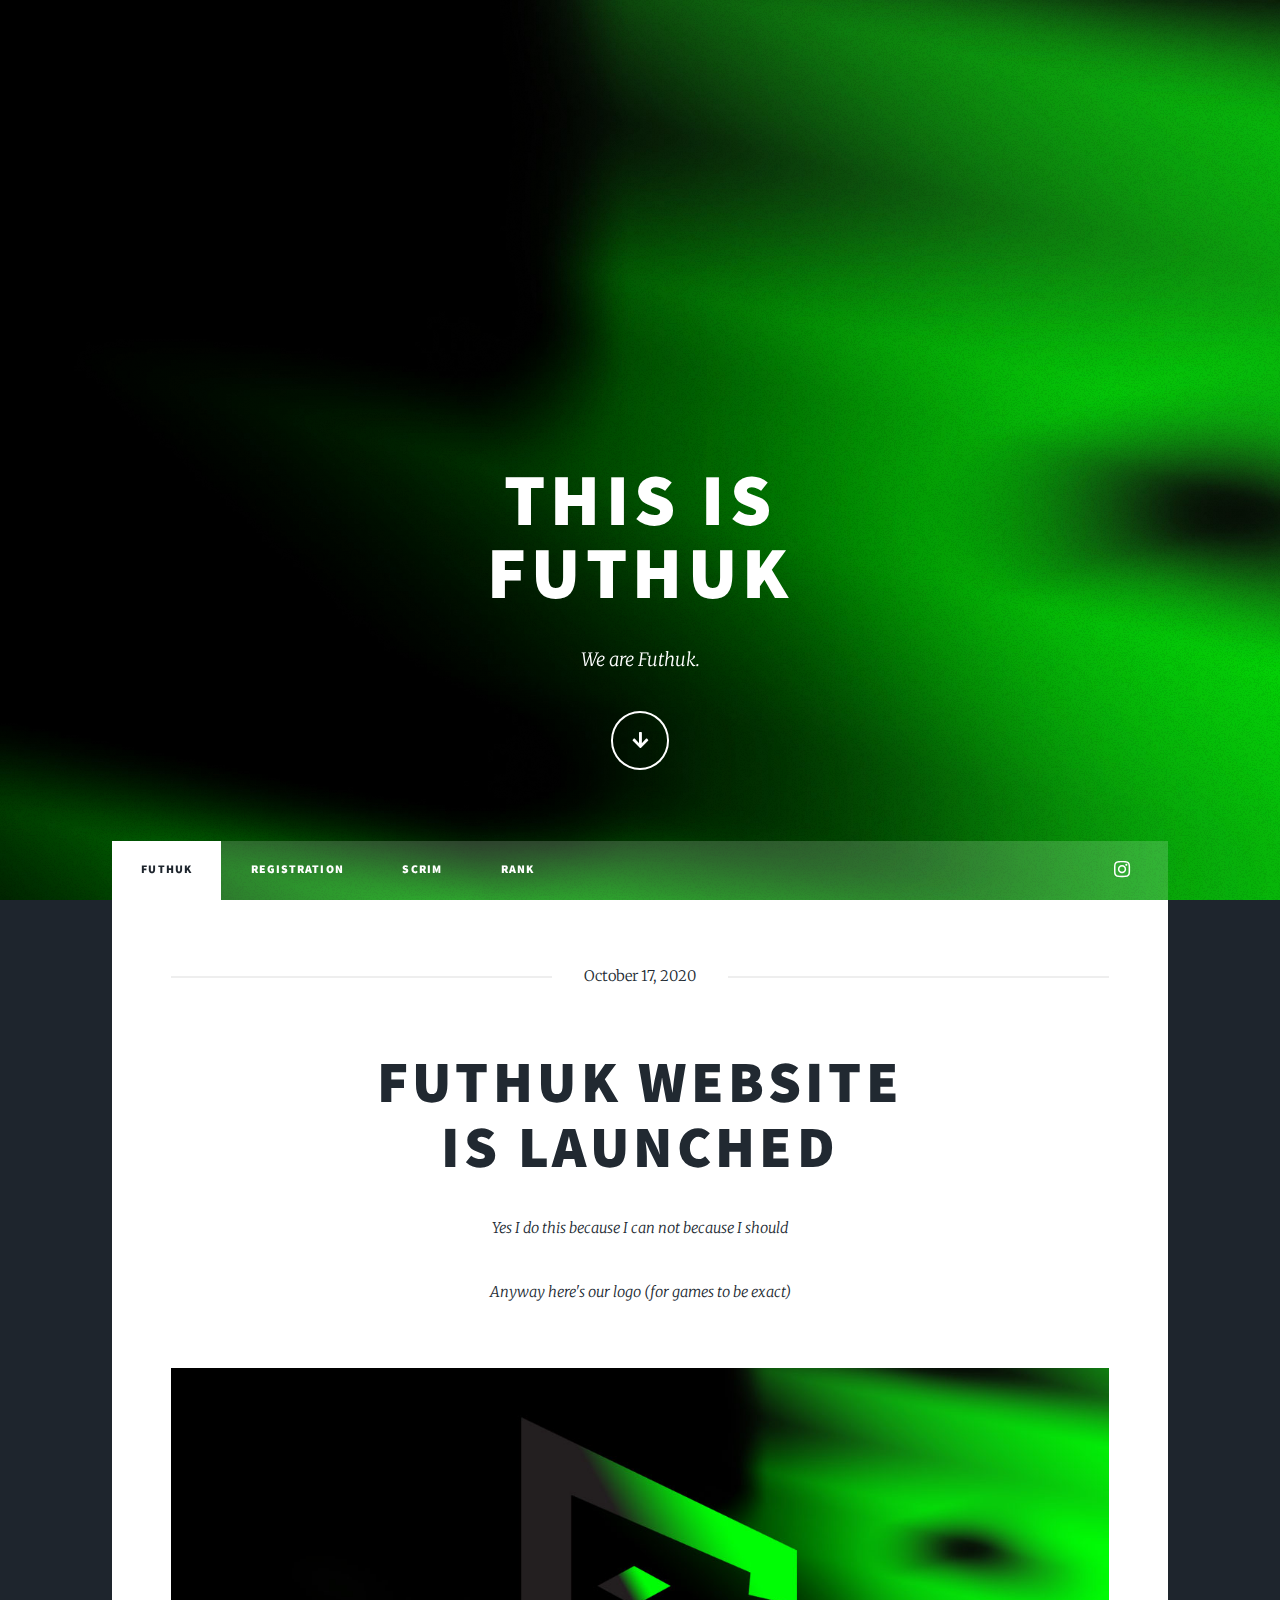
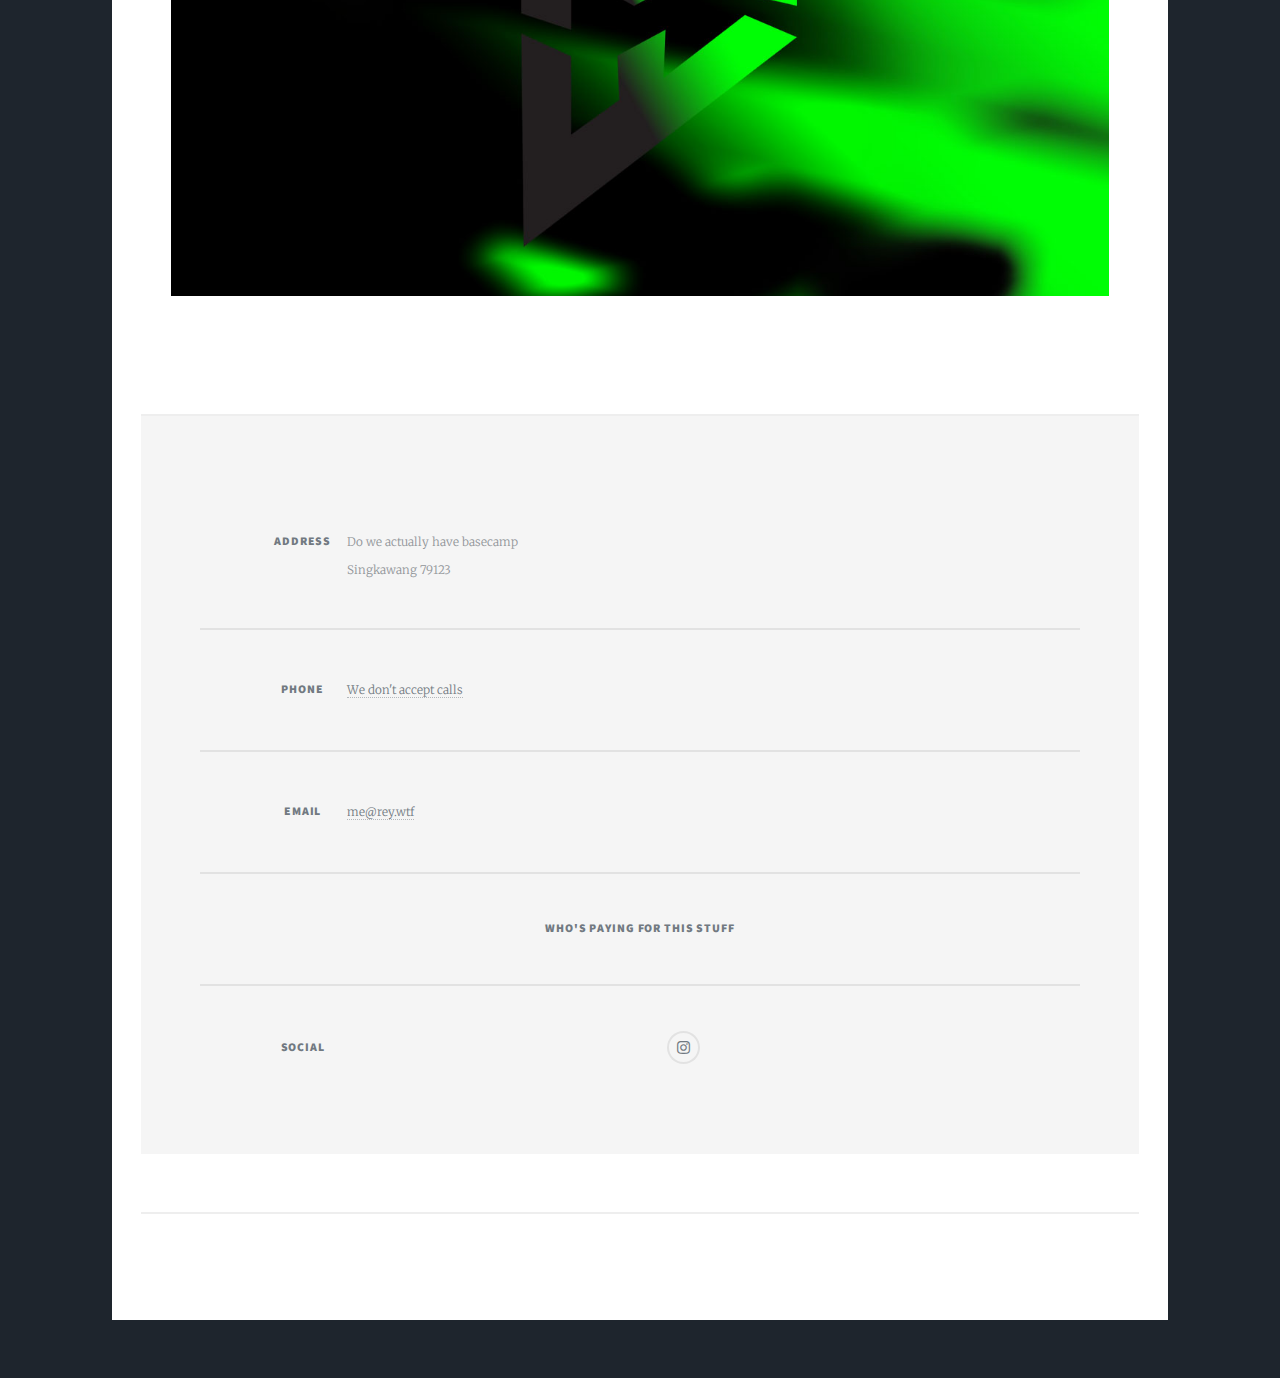
<file: index.html>
<!DOCTYPE HTML>
<!--
	Massively by HTML5 UP
	html5up.net | @ajlkn
	Free for personal and commercial use under the CCA 3.0 license (html5up.net/license)
-->
<html>
	<head>
		<title>Futhuk</title>
		<meta charset="utf-8" />
		<link rel="apple-touch-icon" sizes="57x57" href="/apple-icon-57x57.png">
<link rel="apple-touch-icon" sizes="60x60" href="/apple-icon-60x60.png">
<link rel="apple-touch-icon" sizes="72x72" href="/apple-icon-72x72.png">
<link rel="apple-touch-icon" sizes="76x76" href="/apple-icon-76x76.png">
<link rel="apple-touch-icon" sizes="114x114" href="/apple-icon-114x114.png">
<link rel="apple-touch-icon" sizes="120x120" href="/apple-icon-120x120.png">
<link rel="apple-touch-icon" sizes="144x144" href="/apple-icon-144x144.png">
<link rel="apple-touch-icon" sizes="152x152" href="/apple-icon-152x152.png">
<link rel="apple-touch-icon" sizes="180x180" href="/apple-icon-180x180.png">
<link rel="icon" type="image/png" sizes="192x192"  href="/android-icon-192x192.png">
<link rel="icon" type="image/png" sizes="32x32" href="/favicon-32x32.png">
<link rel="icon" type="image/png" sizes="96x96" href="/favicon-96x96.png">
<link rel="icon" type="image/png" sizes="16x16" href="/favicon-16x16.png">
<link rel="manifest" href="/manifest.json">
<meta name="msapplication-TileColor" content="#ffffff">
<meta name="msapplication-TileImage" content="/ms-icon-144x144.png">
<meta name="theme-color" content="#ffffff">

<meta name="title" content="Futhuk">
<meta name="description" content="We are Futhuk.">

<!-- Open Graph / Facebook -->
<meta property="og:type" content="website">
<meta property="og:url" content="http://futhuk.tech/">
<meta property="og:title" content="Futhuk">
<meta property="og:description" content="We are Futhuk.">
<meta property="og:image" content="https://futhuk.tech/images/pic01.jpg">

<!-- Twitter -->
<meta property="twitter:card" content="summary_large_image">
<meta property="twitter:url" content="http://futhuk.tech/">
<meta property="twitter:title" content="Futhuk">
<meta property="twitter:description" content="We are Futhuk.">
<meta property="twitter:image" content="https://futhuk.tech/images/pic01.jpg">

		<meta name="viewport" content="width=device-width, initial-scale=1, user-scalable=no" />
		<link rel="stylesheet" href="assets/css/main.css" />
		<noscript><link rel="stylesheet" href="assets/css/noscript.css" /></noscript>
	</head>
	<body class="is-preload">

		<!-- Wrapper -->
			<div id="wrapper" class="fade-in">

				<!-- Intro -->
					<div id="intro">
						<h1>This is<br />
						Futhuk</h1>
						<p>We are Futhuk.<br />
						<ul class="actions">
							<li><a href="#header" class="button icon solid solo fa-arrow-down scrolly">Continue</a></li>
						</ul>
					</div>

				<!-- Header -->
					<header id="header">
						<a href="index.html" class="logo">FUTHUK</a>
					</header>

				<!-- Nav -->
					<nav id="nav">
						<ul class="links">
							<li class="active"><a href="index.html">Futhuk</a></li>
							<li><a href="registration.html">REGISTRATION</a></li>
							<li><a href="scrim.html">Scrim</a></li>
						
							<li><a href="rank.html">Rank</a></li>
						</ul>
						<ul class="icons">
							<li><a href="https://instagram.com/futhukesport" class="icon brands fa-instagram"><span class="label">Instagram</span></a></li>
						</ul>
					</nav>

				<!-- Main -->
					<div id="main">

						<!-- Featured Post -->
							<article class="post featured">
								<header class="major">
									<span class="date">October 17, 2020</span>
									<h2><a href="#">Futhuk Website<br />
									is Launched</a></h2>
									<p>Yes I do this because I can not because I should</p>
									<p>Anyway here's our logo (for games to be exact)</p>
								</header>
								<a href="#" class="image main"><img src="images/pic01.jpg" alt="" /></a>
							</article>

						
				<!-- Footer -->
					<footer id="footer">
						
						<section class="split contact">
							<section class="alt">
								<h3>Address</h3>
								<p>Do we actually have basecamp<br />
								Singkawang 79123</p>
							</section>
							<section>
								<h3>Phone</h3>
								<p><a href="#">We don't accept calls</a></p>
							</section>
							<section>
								<h3>Email</h3>
								<p><a href="https://reynardoew.net">me@rey.wtf</a></p>
							</section>
							<section>
								<h3>who's paying for this stuff</h3>
								</section>
							<section>
								<h3>Social</h3>
								<ul class="icons alt">
									<li><a href="https://instagram.com/futhukesport" class="icon brands alt fa-instagram"><span class="label">Instagram</span></a></li>
								</ul>
							</section>
						</section>
					</footer>

				<!-- Copyright -->
					<div id="copyright">
						<ul><li>&copy; Futhuk</li><li><a href="https://reynardoew.net">rey.</a></li></ul>
					</div>

			</div>

		<!-- Scripts -->
			<script src="assets/js/jquery.min.js"></script>
			<script src="assets/js/jquery.scrollex.min.js"></script>
			<script src="assets/js/jquery.scrolly.min.js"></script>
			<script src="assets/js/browser.min.js"></script>
			<script src="assets/js/breakpoints.min.js"></script>
			<script src="assets/js/util.js"></script>
			<script src="assets/js/main.js"></script>

	</body>
</html>
</file>
<file: assets/css/main.css>
@import url(fontawesome-all.min.css);
@import url("https://fonts.googleapis.com/css?family=Merriweather:300,700,300italic,700italic|Source+Sans+Pro:900");

/*
	Massively by HTML5 UP
	html5up.net | @ajlkn
	Free for personal and commercial use under the CCA 3.0 license (html5up.net/license)
*/

html, body, div, span, applet, object,
iframe, h1, h2, h3, h4, h5, h6, p, blockquote,
pre, a, abbr, acronym, address, big, cite,
code, del, dfn, em, img, ins, kbd, q, s, samp,
small, strike, strong, sub, sup, tt, var, b,
u, i, center, dl, dt, dd, ol, ul, li, fieldset,
form, label, legend, table, caption, tbody,
tfoot, thead, tr, th, td, article, aside,
canvas, details, embed, figure, figcaption,
footer, header, hgroup, menu, nav, output, ruby,
section, summary, time, mark, audio, video {
	margin: 0;
	padding: 0;
	border: 0;
	font-size: 100%;
	font: inherit;
	vertical-align: baseline;}

article, aside, details, figcaption, figure,
footer, header, hgroup, menu, nav, section {
	display: block;}

body {
	line-height: 1;
}

ol, ul {
	list-style: none;
}

blockquote, q {
	quotes: none;
}

	blockquote:before, blockquote:after, q:before, q:after {
		content: '';
		content: none;
	}

table {
	border-collapse: collapse;
	border-spacing: 0;
}

body {
	-webkit-text-size-adjust: none;
}

mark {
	background-color: transparent;
	color: inherit;
}

input::-moz-focus-inner {
	border: 0;
	padding: 0;
}

input, select, textarea {
	-moz-appearance: none;
	-webkit-appearance: none;
	-ms-appearance: none;
	appearance: none;
}

/* Basic */

	@-ms-viewport {
		width: device-width;
	}

	body {
		-ms-overflow-style: scrollbar;
	}

	@media screen and (max-width: 480px) {

		html, body {
			min-width: 320px;
		}

	}

	html {
		box-sizing: border-box;
	}

	*, *:before, *:after {
		box-sizing: inherit;
	}

	body {
		background-color: #1e252d;
	}

		body.is-preload *, body.is-preload *:before, body.is-preload *:after {
			-moz-animation: none !important;
			-webkit-animation: none !important;
			-ms-animation: none !important;
			animation: none !important;
			-moz-transition: none !important;
			-webkit-transition: none !important;
			-ms-transition: none !important;
			transition: none !important;
		}

/* Type */

	html {
		font-size: 16pt;
	}

		@media screen and (max-width: 1680px) {

			html {
				font-size: 12pt;
			}

		}

		@media screen and (max-width: 1280px) {

			html {
				font-size: 11pt;
			}

		}

		@media screen and (max-width: 360px) {

			html {
				font-size: 10pt;
			}

		}

	body {
		color: #212931;
	}

	body, input, select, textarea {
		font-family: "Merriweather", Georgia, serif;
		font-weight: 300;
		font-size: 1rem;
		line-height: 2.375;
	}

	a {
		-moz-transition: color 0.2s ease-in-out, background-color 0.2s ease-in-out, border-color 0.2s ease-in-out, box-shadow 0.2s ease-in-out;
		-webkit-transition: color 0.2s ease-in-out, background-color 0.2s ease-in-out, border-color 0.2s ease-in-out, box-shadow 0.2s ease-in-out;
		-ms-transition: color 0.2s ease-in-out, background-color 0.2s ease-in-out, border-color 0.2s ease-in-out, box-shadow 0.2s ease-in-out;
		transition: color 0.2s ease-in-out, background-color 0.2s ease-in-out, border-color 0.2s ease-in-out, box-shadow 0.2s ease-in-out;
		border-bottom: dotted 1px;
		text-decoration: none;
	}

		a:hover {
			border-bottom-color: transparent;
		}

	strong, b {
		font-weight: 600;
	}

	em, i {
		font-style: italic;
	}

	p {
		text-align: justify;
		margin: 0 0 2rem 0;
	}

	h1, h2, h3, h4, h5, h6 {
		font-family: "Source Sans Pro", Helvetica, sans-serif;
		font-weight: 900;
		line-height: 1.5;
		letter-spacing: 0.075em;
		text-transform: uppercase;
		margin: 0 0 1rem 0;
	}

		h1 a, h2 a, h3 a, h4 a, h5 a, h6 a {
			border-bottom: 0;
			color: inherit;
			text-decoration: none;
		}

	h1 {
		font-size: 4rem;
		line-height: 1.1;
		margin: 0 0 2rem 0;
	}

	h2 {
		font-size: 1.75rem;
		line-height: 1.3;
		margin: 0 0 1.5rem 0;
	}

	h3 {
		font-size: 1.25rem;
		margin: 0 0 1.5rem 0;
	}

	h4 {
		font-size: 1rem;
	}

	h5 {
		font-size: 0.9rem;
	}

	h6 {
		font-size: 0.8rem;
	}

	sub {
		font-size: 0.8rem;
		position: relative;
		top: 0.5rem;
	}

	sup {
		font-size: 0.8rem;
		position: relative;
		top: -0.5rem;
	}

	blockquote {
		border-left: solid 4px;
		font-style: italic;
		margin: 0 0 2rem 0;
		padding: 0.5rem 0 0.5rem 2rem;
	}

	code {
		border: solid 2px;
		font-family: "Courier New", monospace;
		font-size: 0.9rem;
		margin: 0 0.25rem;
		padding: 0.25rem 0.65rem;
	}

	pre {
		-webkit-overflow-scrolling: touch;
		font-family: "Courier New", monospace;
		font-size: 0.9rem;
		margin: 0 0 2rem 0;
	}

		pre code {
			display: block;
			line-height: 1.75;
			padding: 1rem 1.5rem;
			overflow-x: auto;
		}

	hr {
		border: 0;
		border-bottom: solid 2px;
		margin: 3rem 0;
	}

		hr.major {
			margin: 5rem 0;
		}

	.align-left {
		text-align: left;
	}

	.align-center {
		text-align: center;
	}

	.align-right {
		text-align: right;
	}

	input, select, textarea {
		color: #212931;
	}

	a {
		color: #212931;
		border-bottom-color: rgba(33, 41, 49, 0.5);
	}

		a:hover {
			border-bottom-color: transparent;
			color: #18bfef !important;
		}

	strong, b {
		color: #212931;
	}

	h1, h2, h3, h4, h5, h6 {
		color: #212931;
	}

	blockquote {
		border-left-color: #eeeeee;
	}

	code {
		background: rgba(220, 220, 220, 0.25);
		border-color: #eeeeee;
	}

	hr {
		border-bottom-color: #eeeeee;
	}

/* Row */

	.row {
		display: flex;
		flex-wrap: wrap;
		box-sizing: border-box;
		align-items: stretch;
	}

		.row > * {
			box-sizing: border-box;
		}

		.row.gtr-uniform > * > :last-child {
			margin-bottom: 0;
		}

		.row.aln-left {
			justify-content: flex-start;
		}

		.row.aln-center {
			justify-content: center;
		}

		.row.aln-right {
			justify-content: flex-end;
		}

		.row.aln-top {
			align-items: flex-start;
		}

		.row.aln-middle {
			align-items: center;
		}

		.row.aln-bottom {
			align-items: flex-end;
		}

		.row > .imp {
			order: -1;
		}

		.row > .col-1 {
			width: 8.33333%;
		}

		.row > .off-1 {
			margin-left: 8.33333%;
		}

		.row > .col-2 {
			width: 16.66667%;
		}

		.row > .off-2 {
			margin-left: 16.66667%;
		}

		.row > .col-3 {
			width: 25%;
		}

		.row > .off-3 {
			margin-left: 25%;
		}

		.row > .col-4 {
			width: 33.33333%;
		}

		.row > .off-4 {
			margin-left: 33.33333%;
		}

		.row > .col-5 {
			width: 41.66667%;
		}

		.row > .off-5 {
			margin-left: 41.66667%;
		}

		.row > .col-6 {
			width: 50%;
		}

		.row > .off-6 {
			margin-left: 50%;
		}

		.row > .col-7 {
			width: 58.33333%;
		}

		.row > .off-7 {
			margin-left: 58.33333%;
		}

		.row > .col-8 {
			width: 66.66667%;
		}

		.row > .off-8 {
			margin-left: 66.66667%;
		}

		.row > .col-9 {
			width: 75%;
		}

		.row > .off-9 {
			margin-left: 75%;
		}

		.row > .col-10 {
			width: 83.33333%;
		}

		.row > .off-10 {
			margin-left: 83.33333%;
		}

		.row > .col-11 {
			width: 91.66667%;
		}

		.row > .off-11 {
			margin-left: 91.66667%;
		}

		.row > .col-12 {
			width: 100%;
		}

		.row > .off-12 {
			margin-left: 100%;
		}

		.row.gtr-0 {
			margin-top: 0;
			margin-left: 0rem;
		}

			.row.gtr-0 > * {
				padding: 0 0 0 0rem;
			}

			.row.gtr-0.gtr-uniform {
				margin-top: 0rem;
			}

				.row.gtr-0.gtr-uniform > * {
					padding-top: 0rem;
				}

		.row.gtr-25 {
			margin-top: 0;
			margin-left: -0.375rem;
		}

			.row.gtr-25 > * {
				padding: 0 0 0 0.375rem;
			}

			.row.gtr-25.gtr-uniform {
				margin-top: -0.375rem;
			}

				.row.gtr-25.gtr-uniform > * {
					padding-top: 0.375rem;
				}

		.row.gtr-50 {
			margin-top: 0;
			margin-left: -0.75rem;
		}

			.row.gtr-50 > * {
				padding: 0 0 0 0.75rem;
			}

			.row.gtr-50.gtr-uniform {
				margin-top: -0.75rem;
			}

				.row.gtr-50.gtr-uniform > * {
					padding-top: 0.75rem;
				}

		.row {
			margin-top: 0;
			margin-left: -1.5rem;
		}

			.row > * {
				padding: 0 0 0 1.5rem;
			}

			.row.gtr-uniform {
				margin-top: -1.5rem;
			}

				.row.gtr-uniform > * {
					padding-top: 1.5rem;
				}

		.row.gtr-150 {
			margin-top: 0;
			margin-left: -2.25rem;
		}

			.row.gtr-150 > * {
				padding: 0 0 0 2.25rem;
			}

			.row.gtr-150.gtr-uniform {
				margin-top: -2.25rem;
			}

				.row.gtr-150.gtr-uniform > * {
					padding-top: 2.25rem;
				}

		.row.gtr-200 {
			margin-top: 0;
			margin-left: -3rem;
		}

			.row.gtr-200 > * {
				padding: 0 0 0 3rem;
			}

			.row.gtr-200.gtr-uniform {
				margin-top: -3rem;
			}

				.row.gtr-200.gtr-uniform > * {
					padding-top: 3rem;
				}

		@media screen and (max-width: 1680px) {

			.row {
				display: flex;
				flex-wrap: wrap;
				box-sizing: border-box;
				align-items: stretch;
			}

				.row > * {
					box-sizing: border-box;
				}

				.row.gtr-uniform > * > :last-child {
					margin-bottom: 0;
				}

				.row.aln-left {
					justify-content: flex-start;
				}

				.row.aln-center {
					justify-content: center;
				}

				.row.aln-right {
					justify-content: flex-end;
				}

				.row.aln-top {
					align-items: flex-start;
				}

				.row.aln-middle {
					align-items: center;
				}

				.row.aln-bottom {
					align-items: flex-end;
				}

				.row > .imp-xlarge {
					order: -1;
				}

				.row > .col-1-xlarge {
					width: 8.33333%;
				}

				.row > .off-1-xlarge {
					margin-left: 8.33333%;
				}

				.row > .col-2-xlarge {
					width: 16.66667%;
				}

				.row > .off-2-xlarge {
					margin-left: 16.66667%;
				}

				.row > .col-3-xlarge {
					width: 25%;
				}

				.row > .off-3-xlarge {
					margin-left: 25%;
				}

				.row > .col-4-xlarge {
					width: 33.33333%;
				}

				.row > .off-4-xlarge {
					margin-left: 33.33333%;
				}

				.row > .col-5-xlarge {
					width: 41.66667%;
				}

				.row > .off-5-xlarge {
					margin-left: 41.66667%;
				}

				.row > .col-6-xlarge {
					width: 50%;
				}

				.row > .off-6-xlarge {
					margin-left: 50%;
				}

				.row > .col-7-xlarge {
					width: 58.33333%;
				}

				.row > .off-7-xlarge {
					margin-left: 58.33333%;
				}

				.row > .col-8-xlarge {
					width: 66.66667%;
				}

				.row > .off-8-xlarge {
					margin-left: 66.66667%;
				}

				.row > .col-9-xlarge {
					width: 75%;
				}

				.row > .off-9-xlarge {
					margin-left: 75%;
				}

				.row > .col-10-xlarge {
					width: 83.33333%;
				}

				.row > .off-10-xlarge {
					margin-left: 83.33333%;
				}

				.row > .col-11-xlarge {
					width: 91.66667%;
				}

				.row > .off-11-xlarge {
					margin-left: 91.66667%;
				}

				.row > .col-12-xlarge {
					width: 100%;
				}

				.row > .off-12-xlarge {
					margin-left: 100%;
				}

				.row.gtr-0 {
					margin-top: 0;
					margin-left: 0rem;
				}

					.row.gtr-0 > * {
						padding: 0 0 0 0rem;
					}

					.row.gtr-0.gtr-uniform {
						margin-top: 0rem;
					}

						.row.gtr-0.gtr-uniform > * {
							padding-top: 0rem;
						}

				.row.gtr-25 {
					margin-top: 0;
					margin-left: -0.375rem;
				}

					.row.gtr-25 > * {
						padding: 0 0 0 0.375rem;
					}

					.row.gtr-25.gtr-uniform {
						margin-top: -0.375rem;
					}

						.row.gtr-25.gtr-uniform > * {
							padding-top: 0.375rem;
						}

				.row.gtr-50 {
					margin-top: 0;
					margin-left: -0.75rem;
				}

					.row.gtr-50 > * {
						padding: 0 0 0 0.75rem;
					}

					.row.gtr-50.gtr-uniform {
						margin-top: -0.75rem;
					}

						.row.gtr-50.gtr-uniform > * {
							padding-top: 0.75rem;
						}

				.row {
					margin-top: 0;
					margin-left: -1.5rem;
				}

					.row > * {
						padding: 0 0 0 1.5rem;
					}

					.row.gtr-uniform {
						margin-top: -1.5rem;
					}

						.row.gtr-uniform > * {
							padding-top: 1.5rem;
						}

				.row.gtr-150 {
					margin-top: 0;
					margin-left: -2.25rem;
				}

					.row.gtr-150 > * {
						padding: 0 0 0 2.25rem;
					}

					.row.gtr-150.gtr-uniform {
						margin-top: -2.25rem;
					}

						.row.gtr-150.gtr-uniform > * {
							padding-top: 2.25rem;
						}

				.row.gtr-200 {
					margin-top: 0;
					margin-left: -3rem;
				}

					.row.gtr-200 > * {
						padding: 0 0 0 3rem;
					}

					.row.gtr-200.gtr-uniform {
						margin-top: -3rem;
					}

						.row.gtr-200.gtr-uniform > * {
							padding-top: 3rem;
						}

		}

		@media screen and (max-width: 1280px) {

			.row {
				display: flex;
				flex-wrap: wrap;
				box-sizing: border-box;
				align-items: stretch;
			}

				.row > * {
					box-sizing: border-box;
				}

				.row.gtr-uniform > * > :last-child {
					margin-bottom: 0;
				}

				.row.aln-left {
					justify-content: flex-start;
				}

				.row.aln-center {
					justify-content: center;
				}

				.row.aln-right {
					justify-content: flex-end;
				}

				.row.aln-top {
					align-items: flex-start;
				}

				.row.aln-middle {
					align-items: center;
				}

				.row.aln-bottom {
					align-items: flex-end;
				}

				.row > .imp-large {
					order: -1;
				}

				.row > .col-1-large {
					width: 8.33333%;
				}

				.row > .off-1-large {
					margin-left: 8.33333%;
				}

				.row > .col-2-large {
					width: 16.66667%;
				}

				.row > .off-2-large {
					margin-left: 16.66667%;
				}

				.row > .col-3-large {
					width: 25%;
				}

				.row > .off-3-large {
					margin-left: 25%;
				}

				.row > .col-4-large {
					width: 33.33333%;
				}

				.row > .off-4-large {
					margin-left: 33.33333%;
				}

				.row > .col-5-large {
					width: 41.66667%;
				}

				.row > .off-5-large {
					margin-left: 41.66667%;
				}

				.row > .col-6-large {
					width: 50%;
				}

				.row > .off-6-large {
					margin-left: 50%;
				}

				.row > .col-7-large {
					width: 58.33333%;
				}

				.row > .off-7-large {
					margin-left: 58.33333%;
				}

				.row > .col-8-large {
					width: 66.66667%;
				}

				.row > .off-8-large {
					margin-left: 66.66667%;
				}

				.row > .col-9-large {
					width: 75%;
				}

				.row > .off-9-large {
					margin-left: 75%;
				}

				.row > .col-10-large {
					width: 83.33333%;
				}

				.row > .off-10-large {
					margin-left: 83.33333%;
				}

				.row > .col-11-large {
					width: 91.66667%;
				}

				.row > .off-11-large {
					margin-left: 91.66667%;
				}

				.row > .col-12-large {
					width: 100%;
				}

				.row > .off-12-large {
					margin-left: 100%;
				}

				.row.gtr-0 {
					margin-top: 0;
					margin-left: 0rem;
				}

					.row.gtr-0 > * {
						padding: 0 0 0 0rem;
					}

					.row.gtr-0.gtr-uniform {
						margin-top: 0rem;
					}

						.row.gtr-0.gtr-uniform > * {
							padding-top: 0rem;
						}

				.row.gtr-25 {
					margin-top: 0;
					margin-left: -0.375rem;
				}

					.row.gtr-25 > * {
						padding: 0 0 0 0.375rem;
					}

					.row.gtr-25.gtr-uniform {
						margin-top: -0.375rem;
					}

						.row.gtr-25.gtr-uniform > * {
							padding-top: 0.375rem;
						}

				.row.gtr-50 {
					margin-top: 0;
					margin-left: -0.75rem;
				}

					.row.gtr-50 > * {
						padding: 0 0 0 0.75rem;
					}

					.row.gtr-50.gtr-uniform {
						margin-top: -0.75rem;
					}

						.row.gtr-50.gtr-uniform > * {
							padding-top: 0.75rem;
						}

				.row {
					margin-top: 0;
					margin-left: -1.5rem;
				}

					.row > * {
						padding: 0 0 0 1.5rem;
					}

					.row.gtr-uniform {
						margin-top: -1.5rem;
					}

						.row.gtr-uniform > * {
							padding-top: 1.5rem;
						}

				.row.gtr-150 {
					margin-top: 0;
					margin-left: -2.25rem;
				}

					.row.gtr-150 > * {
						padding: 0 0 0 2.25rem;
					}

					.row.gtr-150.gtr-uniform {
						margin-top: -2.25rem;
					}

						.row.gtr-150.gtr-uniform > * {
							padding-top: 2.25rem;
						}

				.row.gtr-200 {
					margin-top: 0;
					margin-left: -3rem;
				}

					.row.gtr-200 > * {
						padding: 0 0 0 3rem;
					}

					.row.gtr-200.gtr-uniform {
						margin-top: -3rem;
					}

						.row.gtr-200.gtr-uniform > * {
							padding-top: 3rem;
						}

		}

		@media screen and (max-width: 980px) {

			.row {
				display: flex;
				flex-wrap: wrap;
				box-sizing: border-box;
				align-items: stretch;
			}

				.row > * {
					box-sizing: border-box;
				}

				.row.gtr-uniform > * > :last-child {
					margin-bottom: 0;
				}

				.row.aln-left {
					justify-content: flex-start;
				}

				.row.aln-center {
					justify-content: center;
				}

				.row.aln-right {
					justify-content: flex-end;
				}

				.row.aln-top {
					align-items: flex-start;
				}

				.row.aln-middle {
					align-items: center;
				}

				.row.aln-bottom {
					align-items: flex-end;
				}

				.row > .imp-medium {
					order: -1;
				}

				.row > .col-1-medium {
					width: 8.33333%;
				}

				.row > .off-1-medium {
					margin-left: 8.33333%;
				}

				.row > .col-2-medium {
					width: 16.66667%;
				}

				.row > .off-2-medium {
					margin-left: 16.66667%;
				}

				.row > .col-3-medium {
					width: 25%;
				}

				.row > .off-3-medium {
					margin-left: 25%;
				}

				.row > .col-4-medium {
					width: 33.33333%;
				}

				.row > .off-4-medium {
					margin-left: 33.33333%;
				}

				.row > .col-5-medium {
					width: 41.66667%;
				}

				.row > .off-5-medium {
					margin-left: 41.66667%;
				}

				.row > .col-6-medium {
					width: 50%;
				}

				.row > .off-6-medium {
					margin-left: 50%;
				}

				.row > .col-7-medium {
					width: 58.33333%;
				}

				.row > .off-7-medium {
					margin-left: 58.33333%;
				}

				.row > .col-8-medium {
					width: 66.66667%;
				}

				.row > .off-8-medium {
					margin-left: 66.66667%;
				}

				.row > .col-9-medium {
					width: 75%;
				}

				.row > .off-9-medium {
					margin-left: 75%;
				}

				.row > .col-10-medium {
					width: 83.33333%;
				}

				.row > .off-10-medium {
					margin-left: 83.33333%;
				}

				.row > .col-11-medium {
					width: 91.66667%;
				}

				.row > .off-11-medium {
					margin-left: 91.66667%;
				}

				.row > .col-12-medium {
					width: 100%;
				}

				.row > .off-12-medium {
					margin-left: 100%;
				}

				.row.gtr-0 {
					margin-top: 0;
					margin-left: 0rem;
				}

					.row.gtr-0 > * {
						padding: 0 0 0 0rem;
					}

					.row.gtr-0.gtr-uniform {
						margin-top: 0rem;
					}

						.row.gtr-0.gtr-uniform > * {
							padding-top: 0rem;
						}

				.row.gtr-25 {
					margin-top: 0;
					margin-left: -0.375rem;
				}

					.row.gtr-25 > * {
						padding: 0 0 0 0.375rem;
					}

					.row.gtr-25.gtr-uniform {
						margin-top: -0.375rem;
					}

						.row.gtr-25.gtr-uniform > * {
							padding-top: 0.375rem;
						}

				.row.gtr-50 {
					margin-top: 0;
					margin-left: -0.75rem;
				}

					.row.gtr-50 > * {
						padding: 0 0 0 0.75rem;
					}

					.row.gtr-50.gtr-uniform {
						margin-top: -0.75rem;
					}

						.row.gtr-50.gtr-uniform > * {
							padding-top: 0.75rem;
						}

				.row {
					margin-top: 0;
					margin-left: -1.5rem;
				}

					.row > * {
						padding: 0 0 0 1.5rem;
					}

					.row.gtr-uniform {
						margin-top: -1.5rem;
					}

						.row.gtr-uniform > * {
							padding-top: 1.5rem;
						}

				.row.gtr-150 {
					margin-top: 0;
					margin-left: -2.25rem;
				}

					.row.gtr-150 > * {
						padding: 0 0 0 2.25rem;
					}

					.row.gtr-150.gtr-uniform {
						margin-top: -2.25rem;
					}

						.row.gtr-150.gtr-uniform > * {
							padding-top: 2.25rem;
						}

				.row.gtr-200 {
					margin-top: 0;
					margin-left: -3rem;
				}

					.row.gtr-200 > * {
						padding: 0 0 0 3rem;
					}

					.row.gtr-200.gtr-uniform {
						margin-top: -3rem;
					}

						.row.gtr-200.gtr-uniform > * {
							padding-top: 3rem;
						}

		}

		@media screen and (max-width: 736px) {

			.row {
				display: flex;
				flex-wrap: wrap;
				box-sizing: border-box;
				align-items: stretch;
			}

				.row > * {
					box-sizing: border-box;
				}

				.row.gtr-uniform > * > :last-child {
					margin-bottom: 0;
				}

				.row.aln-left {
					justify-content: flex-start;
				}

				.row.aln-center {
					justify-content: center;
				}

				.row.aln-right {
					justify-content: flex-end;
				}

				.row.aln-top {
					align-items: flex-start;
				}

				.row.aln-middle {
					align-items: center;
				}

				.row.aln-bottom {
					align-items: flex-end;
				}

				.row > .imp-small {
					order: -1;
				}

				.row > .col-1-small {
					width: 8.33333%;
				}

				.row > .off-1-small {
					margin-left: 8.33333%;
				}

				.row > .col-2-small {
					width: 16.66667%;
				}

				.row > .off-2-small {
					margin-left: 16.66667%;
				}

				.row > .col-3-small {
					width: 25%;
				}

				.row > .off-3-small {
					margin-left: 25%;
				}

				.row > .col-4-small {
					width: 33.33333%;
				}

				.row > .off-4-small {
					margin-left: 33.33333%;
				}

				.row > .col-5-small {
					width: 41.66667%;
				}

				.row > .off-5-small {
					margin-left: 41.66667%;
				}

				.row > .col-6-small {
					width: 50%;
				}

				.row > .off-6-small {
					margin-left: 50%;
				}

				.row > .col-7-small {
					width: 58.33333%;
				}

				.row > .off-7-small {
					margin-left: 58.33333%;
				}

				.row > .col-8-small {
					width: 66.66667%;
				}

				.row > .off-8-small {
					margin-left: 66.66667%;
				}

				.row > .col-9-small {
					width: 75%;
				}

				.row > .off-9-small {
					margin-left: 75%;
				}

				.row > .col-10-small {
					width: 83.33333%;
				}

				.row > .off-10-small {
					margin-left: 83.33333%;
				}

				.row > .col-11-small {
					width: 91.66667%;
				}

				.row > .off-11-small {
					margin-left: 91.66667%;
				}

				.row > .col-12-small {
					width: 100%;
				}

				.row > .off-12-small {
					margin-left: 100%;
				}

				.row.gtr-0 {
					margin-top: 0;
					margin-left: 0rem;
				}

					.row.gtr-0 > * {
						padding: 0 0 0 0rem;
					}

					.row.gtr-0.gtr-uniform {
						margin-top: 0rem;
					}

						.row.gtr-0.gtr-uniform > * {
							padding-top: 0rem;
						}

				.row.gtr-25 {
					margin-top: 0;
					margin-left: -0.375rem;
				}

					.row.gtr-25 > * {
						padding: 0 0 0 0.375rem;
					}

					.row.gtr-25.gtr-uniform {
						margin-top: -0.375rem;
					}

						.row.gtr-25.gtr-uniform > * {
							padding-top: 0.375rem;
						}

				.row.gtr-50 {
					margin-top: 0;
					margin-left: -0.75rem;
				}

					.row.gtr-50 > * {
						padding: 0 0 0 0.75rem;
					}

					.row.gtr-50.gtr-uniform {
						margin-top: -0.75rem;
					}

						.row.gtr-50.gtr-uniform > * {
							padding-top: 0.75rem;
						}

				.row {
					margin-top: 0;
					margin-left: -1.5rem;
				}

					.row > * {
						padding: 0 0 0 1.5rem;
					}

					.row.gtr-uniform {
						margin-top: -1.5rem;
					}

						.row.gtr-uniform > * {
							padding-top: 1.5rem;
						}

				.row.gtr-150 {
					margin-top: 0;
					margin-left: -2.25rem;
				}

					.row.gtr-150 > * {
						padding: 0 0 0 2.25rem;
					}

					.row.gtr-150.gtr-uniform {
						margin-top: -2.25rem;
					}

						.row.gtr-150.gtr-uniform > * {
							padding-top: 2.25rem;
						}

				.row.gtr-200 {
					margin-top: 0;
					margin-left: -3rem;
				}

					.row.gtr-200 > * {
						padding: 0 0 0 3rem;
					}

					.row.gtr-200.gtr-uniform {
						margin-top: -3rem;
					}

						.row.gtr-200.gtr-uniform > * {
							padding-top: 3rem;
						}

		}

		@media screen and (max-width: 480px) {

			.row {
				display: flex;
				flex-wrap: wrap;
				box-sizing: border-box;
				align-items: stretch;
			}

				.row > * {
					box-sizing: border-box;
				}

				.row.gtr-uniform > * > :last-child {
					margin-bottom: 0;
				}

				.row.aln-left {
					justify-content: flex-start;
				}

				.row.aln-center {
					justify-content: center;
				}

				.row.aln-right {
					justify-content: flex-end;
				}

				.row.aln-top {
					align-items: flex-start;
				}

				.row.aln-middle {
					align-items: center;
				}

				.row.aln-bottom {
					align-items: flex-end;
				}

				.row > .imp-xsmall {
					order: -1;
				}

				.row > .col-1-xsmall {
					width: 8.33333%;
				}

				.row > .off-1-xsmall {
					margin-left: 8.33333%;
				}

				.row > .col-2-xsmall {
					width: 16.66667%;
				}

				.row > .off-2-xsmall {
					margin-left: 16.66667%;
				}

				.row > .col-3-xsmall {
					width: 25%;
				}

				.row > .off-3-xsmall {
					margin-left: 25%;
				}

				.row > .col-4-xsmall {
					width: 33.33333%;
				}

				.row > .off-4-xsmall {
					margin-left: 33.33333%;
				}

				.row > .col-5-xsmall {
					width: 41.66667%;
				}

				.row > .off-5-xsmall {
					margin-left: 41.66667%;
				}

				.row > .col-6-xsmall {
					width: 50%;
				}

				.row > .off-6-xsmall {
					margin-left: 50%;
				}

				.row > .col-7-xsmall {
					width: 58.33333%;
				}

				.row > .off-7-xsmall {
					margin-left: 58.33333%;
				}

				.row > .col-8-xsmall {
					width: 66.66667%;
				}

				.row > .off-8-xsmall {
					margin-left: 66.66667%;
				}

				.row > .col-9-xsmall {
					width: 75%;
				}

				.row > .off-9-xsmall {
					margin-left: 75%;
				}

				.row > .col-10-xsmall {
					width: 83.33333%;
				}

				.row > .off-10-xsmall {
					margin-left: 83.33333%;
				}

				.row > .col-11-xsmall {
					width: 91.66667%;
				}

				.row > .off-11-xsmall {
					margin-left: 91.66667%;
				}

				.row > .col-12-xsmall {
					width: 100%;
				}

				.row > .off-12-xsmall {
					margin-left: 100%;
				}

				.row.gtr-0 {
					margin-top: 0;
					margin-left: 0rem;
				}

					.row.gtr-0 > * {
						padding: 0 0 0 0rem;
					}

					.row.gtr-0.gtr-uniform {
						margin-top: 0rem;
					}

						.row.gtr-0.gtr-uniform > * {
							padding-top: 0rem;
						}

				.row.gtr-25 {
					margin-top: 0;
					margin-left: -0.375rem;
				}

					.row.gtr-25 > * {
						padding: 0 0 0 0.375rem;
					}

					.row.gtr-25.gtr-uniform {
						margin-top: -0.375rem;
					}

						.row.gtr-25.gtr-uniform > * {
							padding-top: 0.375rem;
						}

				.row.gtr-50 {
					margin-top: 0;
					margin-left: -0.75rem;
				}

					.row.gtr-50 > * {
						padding: 0 0 0 0.75rem;
					}

					.row.gtr-50.gtr-uniform {
						margin-top: -0.75rem;
					}

						.row.gtr-50.gtr-uniform > * {
							padding-top: 0.75rem;
						}

				.row {
					margin-top: 0;
					margin-left: -1.5rem;
				}

					.row > * {
						padding: 0 0 0 1.5rem;
					}

					.row.gtr-uniform {
						margin-top: -1.5rem;
					}

						.row.gtr-uniform > * {
							padding-top: 1.5rem;
						}

				.row.gtr-150 {
					margin-top: 0;
					margin-left: -2.25rem;
				}

					.row.gtr-150 > * {
						padding: 0 0 0 2.25rem;
					}

					.row.gtr-150.gtr-uniform {
						margin-top: -2.25rem;
					}

						.row.gtr-150.gtr-uniform > * {
							padding-top: 2.25rem;
						}

				.row.gtr-200 {
					margin-top: 0;
					margin-left: -3rem;
				}

					.row.gtr-200 > * {
						padding: 0 0 0 3rem;
					}

					.row.gtr-200.gtr-uniform {
						margin-top: -3rem;
					}

						.row.gtr-200.gtr-uniform > * {
							padding-top: 3rem;
						}

		}

		@media screen and (max-width: 360px) {

			.row {
				display: flex;
				flex-wrap: wrap;
				box-sizing: border-box;
				align-items: stretch;
			}

				.row > * {
					box-sizing: border-box;
				}

				.row.gtr-uniform > * > :last-child {
					margin-bottom: 0;
				}

				.row.aln-left {
					justify-content: flex-start;
				}

				.row.aln-center {
					justify-content: center;
				}

				.row.aln-right {
					justify-content: flex-end;
				}

				.row.aln-top {
					align-items: flex-start;
				}

				.row.aln-middle {
					align-items: center;
				}

				.row.aln-bottom {
					align-items: flex-end;
				}

				.row > .imp-xxsmall {
					order: -1;
				}

				.row > .col-1-xxsmall {
					width: 8.33333%;
				}

				.row > .off-1-xxsmall {
					margin-left: 8.33333%;
				}

				.row > .col-2-xxsmall {
					width: 16.66667%;
				}

				.row > .off-2-xxsmall {
					margin-left: 16.66667%;
				}

				.row > .col-3-xxsmall {
					width: 25%;
				}

				.row > .off-3-xxsmall {
					margin-left: 25%;
				}

				.row > .col-4-xxsmall {
					width: 33.33333%;
				}

				.row > .off-4-xxsmall {
					margin-left: 33.33333%;
				}

				.row > .col-5-xxsmall {
					width: 41.66667%;
				}

				.row > .off-5-xxsmall {
					margin-left: 41.66667%;
				}

				.row > .col-6-xxsmall {
					width: 50%;
				}

				.row > .off-6-xxsmall {
					margin-left: 50%;
				}

				.row > .col-7-xxsmall {
					width: 58.33333%;
				}

				.row > .off-7-xxsmall {
					margin-left: 58.33333%;
				}

				.row > .col-8-xxsmall {
					width: 66.66667%;
				}

				.row > .off-8-xxsmall {
					margin-left: 66.66667%;
				}

				.row > .col-9-xxsmall {
					width: 75%;
				}

				.row > .off-9-xxsmall {
					margin-left: 75%;
				}

				.row > .col-10-xxsmall {
					width: 83.33333%;
				}

				.row > .off-10-xxsmall {
					margin-left: 83.33333%;
				}

				.row > .col-11-xxsmall {
					width: 91.66667%;
				}

				.row > .off-11-xxsmall {
					margin-left: 91.66667%;
				}

				.row > .col-12-xxsmall {
					width: 100%;
				}

				.row > .off-12-xxsmall {
					margin-left: 100%;
				}

				.row.gtr-0 {
					margin-top: 0;
					margin-left: 0rem;
				}

					.row.gtr-0 > * {
						padding: 0 0 0 0rem;
					}

					.row.gtr-0.gtr-uniform {
						margin-top: 0rem;
					}

						.row.gtr-0.gtr-uniform > * {
							padding-top: 0rem;
						}

				.row.gtr-25 {
					margin-top: 0;
					margin-left: -0.375rem;
				}

					.row.gtr-25 > * {
						padding: 0 0 0 0.375rem;
					}

					.row.gtr-25.gtr-uniform {
						margin-top: -0.375rem;
					}

						.row.gtr-25.gtr-uniform > * {
							padding-top: 0.375rem;
						}

				.row.gtr-50 {
					margin-top: 0;
					margin-left: -0.75rem;
				}

					.row.gtr-50 > * {
						padding: 0 0 0 0.75rem;
					}

					.row.gtr-50.gtr-uniform {
						margin-top: -0.75rem;
					}

						.row.gtr-50.gtr-uniform > * {
							padding-top: 0.75rem;
						}

				.row {
					margin-top: 0;
					margin-left: -1.5rem;
				}

					.row > * {
						padding: 0 0 0 1.5rem;
					}

					.row.gtr-uniform {
						margin-top: -1.5rem;
					}

						.row.gtr-uniform > * {
							padding-top: 1.5rem;
						}

				.row.gtr-150 {
					margin-top: 0;
					margin-left: -2.25rem;
				}

					.row.gtr-150 > * {
						padding: 0 0 0 2.25rem;
					}

					.row.gtr-150.gtr-uniform {
						margin-top: -2.25rem;
					}

						.row.gtr-150.gtr-uniform > * {
							padding-top: 2.25rem;
						}

				.row.gtr-200 {
					margin-top: 0;
					margin-left: -3rem;
				}

					.row.gtr-200 > * {
						padding: 0 0 0 3rem;
					}

					.row.gtr-200.gtr-uniform {
						margin-top: -3rem;
					}

						.row.gtr-200.gtr-uniform > * {
							padding-top: 3rem;
						}

		}

/* Box */

	.box {
		border: solid 2px;
		margin-bottom: 2rem;
		padding: 1.5rem;
	}

		.box > :last-child,
		.box > :last-child > :last-child,
		.box > :last-child > :last-child > :last-child {
			margin-bottom: 0;
		}

		.box.alt {
			border: 0;
			border-radius: 0;
			padding: 0;
		}

	.box {
		border-color: #eeeeee;
	}
input[type="file"] {
    display: none;
}
.custom-file-upload {
    border: 1px solid #ccc;
    display: inline-block;
    padding: 6px 12px;
    cursor: pointer;
}
	
	
/* Button */

	input[type="submit"],
	input[type="reset"],
	input[type="button"],
	button,
	.button {
		-moz-appearance: none;
		-webkit-appearance: none;
		-ms-appearance: none;
		appearance: none;
		-moz-transition: background-color 0.2s ease-in-out, box-shadow 0.2s ease-in-out, color 0.2s ease-in-out;
		-webkit-transition: background-color 0.2s ease-in-out, box-shadow 0.2s ease-in-out, color 0.2s ease-in-out;
		-ms-transition: background-color 0.2s ease-in-out, box-shadow 0.2s ease-in-out, color 0.2s ease-in-out;
		transition: background-color 0.2s ease-in-out, box-shadow 0.2s ease-in-out, color 0.2s ease-in-out;
		border: 0;
		border-radius: 0;
		cursor: pointer;
		display: inline-block;
		font-family: "Source Sans Pro", Helvetica, sans-serif;
		font-size: 0.8rem;
		font-weight: 900;
		letter-spacing: 0.075em;
		height: 3rem;
		line-height: 3rem;
		padding: 0 2rem;
		text-align: center;
		text-decoration: none;
		text-transform: uppercase;
		white-space: nowrap;
	}

		input[type="submit"].icon:before,
		input[type="reset"].icon:before,
		input[type="button"].icon:before,
		button.icon:before,
		.button.icon:before {
			margin-right: 0.5rem;
		}

		input[type="submit"].icon.solo,
		input[type="reset"].icon.solo,
		input[type="button"].icon.solo,
		button.icon.solo,
		.button.icon.solo {
			position: relative;
			width: 4rem;
			height: 4rem;
			line-height: 4rem;
			border-radius: 4rem;
			text-indent: 4rem;
			overflow: hidden;
			padding: 0;
			white-space: nowrap;
		}

			input[type="submit"].icon.solo:before,
			input[type="reset"].icon.solo:before,
			input[type="button"].icon.solo:before,
			button.icon.solo:before,
			.button.icon.solo:before {
				position: absolute;
				display: block;
				top: 0;
				left: 0;
				width: inherit;
				height: inherit;
				line-height: inherit;
				font-size: 1.25rem;
				margin-right: 0;
				text-align: center;
				text-indent: 0;
			}

		input[type="submit"].fit,
		input[type="reset"].fit,
		input[type="button"].fit,
		button.fit,
		.button.fit {
			width: 100%;
		}

		input[type="submit"].small,
		input[type="reset"].small,
		input[type="button"].small,
		button.small,
		.button.small {
			font-size: 0.7rem;
			height: 2.5rem;
			line-height: 2.5rem;
			padding: 0 1.5rem;
		}

		input[type="submit"].large,
		input[type="reset"].large,
		input[type="button"].large,
		button.large,
		.button.large {
			font-size: 0.9rem;
			height: 3.5rem;
			line-height: 3.5rem;
			padding: 0 2.75rem;
		}

		@media screen and (max-width: 980px) {

			input[type="submit"],
			input[type="reset"],
			input[type="button"],
			button,
			.button {
				font-size: 0.9rem;
				height: 3.25rem;
				line-height: 3.25rem;
			}

				input[type="submit"].large,
				input[type="reset"].large,
				input[type="button"].large,
				button.large,
				.button.large {
					font-size: 1rem;
					height: 3.75rem;
					line-height: 3.75rem;
				}

		}

		input[type="submit"].disabled, input[type="submit"]:disabled,
		input[type="reset"].disabled,
		input[type="reset"]:disabled,
		input[type="button"].disabled,
		input[type="button"]:disabled,
		button.disabled,
		button:disabled,
		.button.disabled,
		.button:disabled {
			pointer-events: none;
			opacity: 0.25;
		}

	input[type="submit"],
	input[type="reset"],
	input[type="button"],
	button,
	.button {
		background-color: transparent;
		box-shadow: inset 0 0 0 2px #212931;
		color: #212931 !important;
	}

		input[type="submit"]:hover,
		input[type="reset"]:hover,
		input[type="button"]:hover,
		button:hover,
		.button:hover {
			box-shadow: inset 0 0 0 2px #18bfef;
			color: #18bfef !important;
		}

		input[type="submit"].primary,
		input[type="reset"].primary,
		input[type="button"].primary,
		button.primary,
		.button.primary {
			background-color: #212931;
			box-shadow: none;
			color: #ffffff !important;
		}

			input[type="submit"].primary:hover,
			input[type="reset"].primary:hover,
			input[type="button"].primary:hover,
			button.primary:hover,
			.button.primary:hover {
				background-color: #18bfef;
			}

/* Form */

	form {
		margin: 0 0 2rem 0;
	}

		form > :last-child {
			margin-bottom: 0;
		}

		form > .fields {
			display: -moz-flex;
			display: -webkit-flex;
			display: -ms-flex;
			display: flex;
			-moz-flex-wrap: wrap;
			-webkit-flex-wrap: wrap;
			-ms-flex-wrap: wrap;
			flex-wrap: wrap;
			width: calc(100% + 3rem);
			margin: -1.5rem 0 2rem -1.5rem;
		}

			form > .fields > .field {
				-moz-flex-grow: 0;
				-webkit-flex-grow: 0;
				-ms-flex-grow: 0;
				flex-grow: 0;
				-moz-flex-shrink: 0;
				-webkit-flex-shrink: 0;
				-ms-flex-shrink: 0;
				flex-shrink: 0;
				padding: 1.5rem 0 0 1.5rem;
				width: calc(100% - 1.5rem);
			}

				form > .fields > .field.half {
					width: calc(50% - 0.75rem);
				}

				form > .fields > .field.third {
					width: calc(100%/3 - 0.5rem);
				}

				form > .fields > .field.quarter {
					width: calc(25% - 0.375rem);
				}

		@media screen and (max-width: 480px) {

			form > .fields {
				width: calc(100% + 3rem);
				margin: -1.5rem 0 2rem -1.5rem;
			}

				form > .fields > .field {
					padding: 1.5rem 0 0 1.5rem;
					width: calc(100% - 1.5rem);
				}

					form > .fields > .field.half {
						width: calc(100% - 1.5rem);
					}

					form > .fields > .field.third {
						width: calc(100% - 1.5rem);
					}

					form > .fields > .field.quarter {
						width: calc(100% - 1.5rem);
					}

		}

	label {
		display: block;
		font-family: "Source Sans Pro", Helvetica, sans-serif;
		font-weight: 900;
		line-height: 1.5;
		letter-spacing: 0.075em;
		font-size: 0.8rem;
		text-transform: uppercase;
		margin: 0 0 0.75rem 0;
	}

		@media screen and (max-width: 980px) {

			label {
				font-size: 0.9rem;
			}

		}

	input[type="text"],
	input[type="tel"],
	input[type="password"],
	input[type="email"],
	select,
	textarea {
		-moz-appearance: none;
		-webkit-appearance: none;
		-ms-appearance: none;
		appearance: none;
		background: transparent;
		border-radius: 0;
		border: solid 2px;
		color: inherit;
		display: block;
		outline: 0;
		padding: 0 1rem;
		text-decoration: none;
		width: 100%;
	}

		input[type="text"]:invalid,
		input[type="password"]:invalid,
		input[type="email"]:invalid,
		select:invalid,
		textarea:invalid {
			box-shadow: none;
		}

	select {
		background-size: 1.25rem;
		background-repeat: no-repeat;
		background-position: calc(100% - 1rem) center;
		height: 3rem;
		padding-right: 3rem;
		text-overflow: ellipsis;
	}

		select:focus::-ms-value {
			background-color: transparent;
		}

		select::-ms-expand {
			display: none;
		}

	input[type="text"],
	input[type="password"],
	input[type="email"],
	select {
		height: 3rem;
	}

	textarea {
		padding: 0.75rem 1rem;
	}

	input[type="checkbox"],
	input[type="radio"] {
		-moz-appearance: none;
		-webkit-appearance: none;
		-ms-appearance: none;
		appearance: none;
		display: block;
		float: left;
		margin-right: -2rem;
		opacity: 0;
		width: 1rem;
		z-index: -1;
	}

		input[type="checkbox"] + label,
		input[type="radio"] + label {
			text-decoration: none;
			cursor: pointer;
			display: inline-block;
			font-size: 1rem;
			letter-spacing: 0;
			font-family: "Merriweather", Georgia, serif;
			text-transform: none;
			font-weight: 300;
			padding-left: 2.8rem;
			padding-right: 1rem;
			position: relative;
		}

			input[type="checkbox"] + label:before,
			input[type="radio"] + label:before {
				-moz-osx-font-smoothing: grayscale;
				-webkit-font-smoothing: antialiased;
				display: inline-block;
				font-style: normal;
				font-variant: normal;
				text-rendering: auto;
				line-height: 1;
				text-transform: none !important;
				font-family: 'Font Awesome 5 Free';
				font-weight: 900;
			}

			input[type="checkbox"] + label:before,
			input[type="radio"] + label:before {
				border-radius: 0;
				border: solid 2px;
				content: '';
				display: inline-block;
				font-size: 0.8rem;
				height: 1.8rem;
				left: 0;
				line-height: 1.65rem;
				position: absolute;
				text-align: center;
				top: -0.125rem;
				width: 1.8rem;
			}

		input[type="checkbox"]:checked + label:before,
		input[type="radio"]:checked + label:before {
			content: '\f00c';
		}

	input[type="checkbox"] + label:before {
		border-radius: 0;
	}

	input[type="radio"] + label:before {
		border-radius: 100%;
	}

	::-webkit-input-placeholder {
		opacity: 1.0;
	}

	:-moz-placeholder {
		opacity: 1.0;
	}

	::-moz-placeholder {
		opacity: 1.0;
	}

	:-ms-input-placeholder {
		opacity: 1.0;
	}

	label {
		color: #212931;
	}

	input[type="text"],
	input[type="password"],
	input[type="email"],
	select,
	textarea {
		border-color: #eeeeee;
	}

		input[type="text"]:focus,
		input[type="password"]:focus,
		input[type="email"]:focus,
		select:focus,
		textarea:focus {
			border-color: #18bfef;
		}

	select {
		background-image: url("data:image/svg+xml;charset=utf8,%3Csvg xmlns='http://www.w3.org/2000/svg' width='40' height='40' preserveAspectRatio='none' viewBox='0 0 40 40'%3E%3Cpath d='M9.4,12.3l10.4,10.4l10.4-10.4c0.2-0.2,0.5-0.4,0.9-0.4c0.3,0,0.6,0.1,0.9,0.4l3.3,3.3c0.2,0.2,0.4,0.5,0.4,0.9 c0,0.4-0.1,0.6-0.4,0.9L20.7,31.9c-0.2,0.2-0.5,0.4-0.9,0.4c-0.3,0-0.6-0.1-0.9-0.4L4.3,17.3c-0.2-0.2-0.4-0.5-0.4-0.9 c0-0.4,0.1-0.6,0.4-0.9l3.3-3.3c0.2-0.2,0.5-0.4,0.9-0.4S9.1,12.1,9.4,12.3z' fill='%23eeeeee' /%3E%3C/svg%3E");
	}

		select option {
			background-color: #ffffff;
			color: #212931;
		}

	.select-wrapper:before {
		color: #eeeeee;
	}

	input[type="checkbox"] + label,
	input[type="radio"] + label {
		color: #212931;
	}

		input[type="checkbox"] + label:before,
		input[type="radio"] + label:before {
			border-color: #eeeeee;
		}

	input[type="checkbox"]:checked + label:before,
	input[type="radio"]:checked + label:before {
		background-color: #212931;
		border-color: #212931;
		color: #ffffff;
	}

	input[type="checkbox"]:focus + label:before,
	input[type="radio"]:focus + label:before {
		border-color: #18bfef;
	}

	::-webkit-input-placeholder {
		color: #909498 !important;
	}

	:-moz-placeholder {
		color: #909498 !important;
	}

	::-moz-placeholder {
		color: #909498 !important;
	}

	:-ms-input-placeholder {
		color: #909498 !important;
	}

	.formerize-placeholder {
		color: #909498 !important;
	}

/* Icon */

	.icon {
		text-decoration: none;
		border-bottom: none;
		position: relative;
	}

		.icon:before {
			-moz-osx-font-smoothing: grayscale;
			-webkit-font-smoothing: antialiased;
			display: inline-block;
			font-style: normal;
			font-variant: normal;
			text-rendering: auto;
			line-height: 1;
			text-transform: none !important;
			font-family: 'Font Awesome 5 Free';
			font-weight: 400;
		}

		.icon > .label {
			display: none;
		}

		.icon:before {
			line-height: inherit;
		}

		.icon.solid:before {
			font-weight: 900;
		}

		.icon.brands:before {
			font-family: 'Font Awesome 5 Brands';
		}

/* Image */

	.image {
		border: 0;
		display: inline-block;
		position: relative;
	}

		.image img {
			display: block;
		}

		.image.left, .image.right {
			max-width: 40%;
		}

			.image.left img, .image.right img {
				width: 100%;
			}

		.image.left {
			float: left;
			margin: 0 2rem 2rem 0;
			top: 0.75rem;
		}

		.image.right {
			float: right;
			margin: 0 0 2rem 2rem;
			top: 0.75rem;
		}

		.image.fit {
			display: block;
			margin: 2.5rem 0;
			width: 100%;
		}

			.image.fit:first-child {
				margin-top: 0;
			}

			.image.fit img {
				width: 100%;
			}

		.image.main {
			display: block;
			margin: 4rem 0;
			width: 100%;
		}

			.image.main:first-child {
				margin-top: 0;
			}

			.image.main img {
				width: 100%;
			}

		@media screen and (max-width: 736px) {

			.image.fit {
				margin: 2rem 0;
			}

			.image.main {
				margin: 2rem 0;
			}

		}

	a.image {
		overflow: hidden;
	}

		a.image img {
			-moz-transition: -moz-transform 0.2s ease-out;
			-webkit-transition: -webkit-transform 0.2s ease-out;
			-ms-transition: -ms-transform 0.2s ease-out;
			transition: transform 0.2s ease-out;
		}

		a.image:hover img {
			-moz-transform: scale(1.05);
			-webkit-transform: scale(1.05);
			-ms-transform: scale(1.05);
			transform: scale(1.05);
		}

/* Actions */

	ul.actions {
		display: -moz-flex;
		display: -webkit-flex;
		display: -ms-flex;
		display: flex;
		cursor: default;
		list-style: none;
		margin-left: -1rem;
		padding-left: 0;
	}

		ul.actions li {
			padding: 0 0 0 1rem;
			vertical-align: middle;
		}

		ul.actions.special {
			-moz-justify-content: center;
			-webkit-justify-content: center;
			-ms-justify-content: center;
			justify-content: center;
			width: 100%;
			margin-left: 0;
		}

			ul.actions.special li:first-child {
				padding-left: 0;
			}

		ul.actions.stacked {
			-moz-flex-direction: column;
			-webkit-flex-direction: column;
			-ms-flex-direction: column;
			flex-direction: column;
			margin-left: 0;
		}

			ul.actions.stacked li {
				padding: 1.3rem 0 0 0;
			}

				ul.actions.stacked li:first-child {
					padding-top: 0;
				}

		ul.actions.fit {
			width: calc(100% + 1rem);
		}

			ul.actions.fit li {
				-moz-flex-grow: 1;
				-webkit-flex-grow: 1;
				-ms-flex-grow: 1;
				flex-grow: 1;
				-moz-flex-shrink: 1;
				-webkit-flex-shrink: 1;
				-ms-flex-shrink: 1;
				flex-shrink: 1;
				width: 100%;
			}

				ul.actions.fit li > * {
					width: 100%;
				}

			ul.actions.fit.stacked {
				width: 100%;
			}

		@media screen and (max-width: 480px) {

			ul.actions:not(.fixed) {
				-moz-flex-direction: column;
				-webkit-flex-direction: column;
				-ms-flex-direction: column;
				flex-direction: column;
				margin-left: 0;
				width: 100% !important;
			}

				ul.actions:not(.fixed) li {
					-moz-flex-grow: 1;
					-webkit-flex-grow: 1;
					-ms-flex-grow: 1;
					flex-grow: 1;
					-moz-flex-shrink: 1;
					-webkit-flex-shrink: 1;
					-ms-flex-shrink: 1;
					flex-shrink: 1;
					padding: 1rem 0 0 0;
					text-align: center;
					width: 100%;
				}

					ul.actions:not(.fixed) li > * {
						width: 100%;
					}

					ul.actions:not(.fixed) li:first-child {
						padding-top: 0;
					}

					ul.actions:not(.fixed) li input[type="submit"],
					ul.actions:not(.fixed) li input[type="reset"],
					ul.actions:not(.fixed) li input[type="button"],
					ul.actions:not(.fixed) li button,
					ul.actions:not(.fixed) li .button {
						width: 100%;
					}

						ul.actions:not(.fixed) li input[type="submit"].icon:before,
						ul.actions:not(.fixed) li input[type="reset"].icon:before,
						ul.actions:not(.fixed) li input[type="button"].icon:before,
						ul.actions:not(.fixed) li button.icon:before,
						ul.actions:not(.fixed) li .button.icon:before {
							margin-left: -0.5rem;
						}

		}

/* Icons */

	ul.icons {
		cursor: default;
		list-style: none;
		padding-left: 0;
	}

		ul.icons li {
			display: inline-block;
			padding: 0 0.5rem 0 0;
			vertical-align: middle;
		}

			ul.icons li:last-child {
				padding-right: 0;
			}

			ul.icons li .icon:before {
				width: 2.25rem;
				height: 2.25rem;
				line-height: 2.25rem;
				display: inline-block;
				text-align: center;
				border-radius: 100%;
				font-size: 1.25rem;
			}

		ul.icons.alt li .icon:before {
			-moz-transition: color 0.2s ease-in-out, background-color 0.2s ease-in-out, border-color 0.2s ease-in-out, box-shadow 0.2s ease-in-out;
			-webkit-transition: color 0.2s ease-in-out, background-color 0.2s ease-in-out, border-color 0.2s ease-in-out, box-shadow 0.2s ease-in-out;
			-ms-transition: color 0.2s ease-in-out, background-color 0.2s ease-in-out, border-color 0.2s ease-in-out, box-shadow 0.2s ease-in-out;
			transition: color 0.2s ease-in-out, background-color 0.2s ease-in-out, border-color 0.2s ease-in-out, box-shadow 0.2s ease-in-out;
			font-size: 1rem;
		}

/* List */

	ol {
		list-style: decimal;
		margin: 0 0 2rem 0;
		padding-left: 1.25rem;
	}

		ol li {
			padding-left: 0.25rem;
		}

	ul {
		list-style: disc;
		margin: 0 0 2rem 0;
		padding-left: 1rem;
	}

		ul li {
			padding-left: 0.5rem;
		}

		ul.divided {
			list-style: none;
			padding-left: 0;
		}

			ul.divided li {
				border-top: solid 1px;
				padding: 0.5rem 0;
			}

				ul.divided li:first-child {
					border-top: 0;
					padding-top: 0;
				}

	dl {
		margin: 0 0 2rem 0;
	}

		dl dt {
			display: block;
			font-weight: 600;
			margin: 0 0 1rem 0;
		}

		dl dd {
			margin-left: 2rem;
		}

	ul.divided li {
		border-top-color: #eeeeee;
	}

	ul.icons li a.icon:hover:before {
		color: #18bfef;
	}

	ul.icons.alt li .icon:before {
		box-shadow: inset 0 0 0 2px #eeeeee;
	}

	ul.icons.alt li a.icon:hover:before {
		box-shadow: inset 0 0 0 2px #18bfef;
	}

/* Section/Article */

	section.special, article.special {
		text-align: center;
	}

	header {
		cursor: default;
	}

		header > .date {
			display: block;
			font-size: 0.8rem;
			height: 1;
			margin: 0 0 1rem 0;
			position: relative;
		}

		header > p {
			font-style: italic;
		}

		header > h1 + p {
			font-size: 1.1rem;
			margin-top: -0.5rem;
			line-height: 2;
		}

		header > h2 + p {
			font-size: 1rem;
			margin-top: -0.75rem;
		}

		header > h3 + p {
			font-size: 0.9rem;
			margin-top: -0.75rem;
		}

		header > h4 + p {
			font-size: 0.8rem;
			margin-top: -0.75rem;
		}

		header.major {
			margin: 0 0 4rem 0;
			text-align: center;
		}

			header.major > :last-child {
				margin-bottom: 0;
			}

			header.major > p {
				margin-top: 0;
				text-align: center;
			}

			header.major > .date {
				font-size: 1rem;
				margin: 0 0 4rem 0;
			}

				header.major > .date:before, header.major > .date:after {
					content: '';
					display: block;
					position: absolute;
					top: 50%;
					width: calc(50% - 6rem);
					border-top: solid 2px;
				}

				header.major > .date:before {
					left: 0;
				}

				header.major > .date:after {
					right: 0;
				}

		@media screen and (max-width: 980px) {

			header br {
				display: none;
			}

		}

		@media screen and (max-width: 736px) {

			header.major {
				margin: 0 0 2rem 0;
			}

		}

	header.major .date:before, header.major .date:after {
		border-top-color: #eeeeee;
	}

/* Table */

	.table-wrapper {
		-webkit-overflow-scrolling: touch;
		overflow-x: auto;
	}

	table {
		margin: 0 0 2rem 0;
		width: 100%;
	}

		table tbody tr {
			border: solid 1px;
			border-left: 0;
			border-right: 0;
		}

		table td {
			padding: 0.75rem 0.75rem;
		}

		table th {
			font-family: "Source Sans Pro", Helvetica, sans-serif;
			font-size: 0.8rem;
			font-weight: 900;
			letter-spacing: 0.075em;
			line-height: 1.5;
			padding: 0 0.75rem 0.75rem 0.75rem;
			text-align: left;
			text-transform: uppercase;
		}

			@media screen and (max-width: 980px) {

				table th {
					font-size: 0.9rem;
				}

			}

		table thead {
			border-bottom: solid 2px;
		}

		table tfoot {
			border-top: solid 2px;
		}
		
		table.alt {
			border-collapse: separate;
		}

			table.alt tbody tr td {
				border: solid 1px;
				border-left-width: 0;
				border-top-width: 0;
			}

				table.alt tbody tr td:first-child {
					border-left-width: 1px;
				}

			table.alt tbody tr:first-child td {
				border-top-width: 1px;
			}

			table.alt thead {
				border-bottom: 0;
			}

			table.alt tfoot {
				border-top: 0;
			}

	table tbody tr {
		border-color: #eeeeee;
	}

		table tbody tr:nth-child(2n + 1) {
			background-color: rgba(220, 220, 220, 0.25);
		}

	table th {
		color: #212931;
	}

	table thead {
		border-bottom-color: #eeeeee;
	}

	table tfoot {
		border-top-color: #eeeeee;
	}

	table.alt tbody tr td {
		border-color: #eeeeee;
	}

/* Pagination */

	.pagination {
		display: -moz-inline-flex;
		display: -webkit-inline-flex;
		display: -ms-inline-flex;
		display: inline-flex;
		-moz-user-select: none;
		-webkit-user-select: none;
		-ms-user-select: none;
		user-select: none;
		cursor: default;
		list-style: none;
		margin: 0 0 2rem 2px;
		padding: 0;
	}

		.pagination a, .pagination span {
			-moz-transition: background-color 0.2s ease-in-out, border-color 0.2s ease-in-out, box-shadow 0.2s ease-in-out, color 0.2s ease-in-out;
			-webkit-transition: background-color 0.2s ease-in-out, border-color 0.2s ease-in-out, box-shadow 0.2s ease-in-out, color 0.2s ease-in-out;
			-ms-transition: background-color 0.2s ease-in-out, border-color 0.2s ease-in-out, box-shadow 0.2s ease-in-out, color 0.2s ease-in-out;
			transition: background-color 0.2s ease-in-out, border-color 0.2s ease-in-out, box-shadow 0.2s ease-in-out, color 0.2s ease-in-out;
			border: solid 2px;
			display: inline-block;
			font-family: "Source Sans Pro", Helvetica, sans-serif;
			font-size: 0.8rem;
			font-weight: 900;
			height: 3rem;
			letter-spacing: 0.075em;
			line-height: calc(3rem - 4px);
			margin-left: -2px;
			min-width: 3rem;
			position: relative;
			text-align: center;
			text-decoration: none;
			text-transform: uppercase;
		}

		.pagination .next, .pagination .previous {
			text-decoration: none;
			padding: 0 1.75rem;
		}

			.pagination .next:before, .pagination .previous:before {
				-moz-osx-font-smoothing: grayscale;
				-webkit-font-smoothing: antialiased;
				display: inline-block;
				font-style: normal;
				font-variant: normal;
				text-rendering: auto;
				line-height: 1;
				text-transform: none !important;
				font-family: 'Font Awesome 5 Free';
				font-weight: 900;
			}

			.pagination .next:before, .pagination .previous:before {
				display: inline-block;
				color: inherit !important;
				line-height: inherit;
			}

		.pagination .previous:before {
			content: '\f104';
			margin-right: 0.9375em;
		}

		.pagination .next:before {
			content: '\f105';
			float: right;
			margin-left: 0.9375em;
		}

		@media screen and (max-width: 980px) {

			.pagination a, .pagination span {
				font-size: 0.9rem;
			}

		}

		@media screen and (max-width: 480px) {

			.pagination .page, .pagination .extra {
				display: none;
			}

		}

	.pagination a, .pagination span {
		border-color: #eeeeee;
	}

	.pagination a {
		color: #212931 !important;
	}

		.pagination a:hover {
			color: #18bfef !important;
			border-color: #18bfef;
			z-index: 1;
		}

			.pagination a:hover + a,
			.pagination a:hover + span {
				border-left-color: #18bfef;
			}

		.pagination a.active {
			background-color: #eeeeee;
		}

	.pagination span {
		color: #eeeeee;
	}

/* Wrapper */

	#wrapper {
		-moz-transition: opacity 0.5s ease;
		-webkit-transition: opacity 0.5s ease;
		-ms-transition: opacity 0.5s ease;
		transition: opacity 0.5s ease;
		position: relative;
		z-index: 1;
		overflow: hidden;
	}

		#wrapper > .bg {
			position: absolute;
			top: 0;
			left: 0;
			width: 100%;
			height: 100%;
			background-color: #212931;
			background-image: url("../../images/overlay.png"), linear-gradient(0deg, rgba(0, 0, 0, 0.1), rgba(0, 0, 0, 0.1)), url("../../images/bg.jpg");
			background-size: auto,								auto,														100% auto;
			background-position: center,								center,														top center;
			background-repeat: repeat,								no-repeat,													no-repeat;
			background-attachment: scroll,								scroll,														scroll;
			z-index: -1;
		}

			#wrapper > .bg.fixed {
				position: fixed;
				width: 100vw;
				height: 100vh;
			}

		#wrapper.fade-in:before {
			pointer-events: none;
			-moz-transition: opacity 1s ease-in-out;
			-webkit-transition: opacity 1s ease-in-out;
			-ms-transition: opacity 1s ease-in-out;
			transition: opacity 1s ease-in-out;
			-moz-transition-delay: 0.75s;
			-webkit-transition-delay: 0.75s;
			-ms-transition-delay: 0.75s;
			transition-delay: 0.75s;
			background: #1e252d;
			content: '';
			display: block;
			height: 100%;
			left: 0;
			opacity: 0;
			position: fixed;
			top: 0;
			width: 100%;
		}

		body.is-preload #wrapper.fade-in:before {
			opacity: 1;
		}

		@media screen and (orientation: portrait) {

			#wrapper > .bg {
				background-size: auto,								auto,														auto 175%;
			}

		}

/* Intro */

	#intro {
		color: #ffffff;
		padding: 8rem 4rem 6rem 4rem ;
		-moz-align-items: center;
		-webkit-align-items: center;
		-ms-align-items: center;
		align-items: center;
		display: -moz-flex;
		display: -webkit-flex;
		display: -ms-flex;
		display: flex;
		-moz-flex-direction: column;
		-webkit-flex-direction: column;
		-ms-flex-direction: column;
		flex-direction: column;
		-moz-justify-content: -moz-flex-end;
		-webkit-justify-content: -webkit-flex-end;
		-ms-justify-content: -ms-flex-end;
		justify-content: flex-end;
		-moz-transition: opacity 1s ease, -moz-transform 1s ease;
		-webkit-transition: opacity 1s ease, -webkit-transform 1s ease;
		-ms-transition: opacity 1s ease, -ms-transform 1s ease;
		transition: opacity 1s ease, transform 1s ease;
		position: relative;
		cursor: default;
		text-align: center;
		z-index: 1;
		min-height: 100vh;
	}

		#intro input, #intro select, #intro textarea {
			color: #ffffff;
		}

		#intro a {
			color: #ffffff;
			border-bottom-color: rgba(255, 255, 255, 0.5);
		}

			#intro a:hover {
				border-bottom-color: transparent;
				color: #18bfef !important;
			}

		#intro strong, #intro b {
			color: #ffffff;
		}

		#intro h1, #intro h2, #intro h3, #intro h4, #intro h5, #intro h6 {
			color: #ffffff;
		}

		#intro blockquote {
			border-left-color: #ffffff;
		}

		#intro code {
			background: rgba(255, 255, 255, 0.075);
			border-color: #ffffff;
		}

		#intro hr {
			border-bottom-color: #ffffff;
		}

		#intro input[type="submit"],
		#intro input[type="reset"],
		#intro input[type="button"],
		#intro button,
		#intro .button {
			background-color: transparent;
			box-shadow: inset 0 0 0 2px #ffffff;
			color: #ffffff !important;
		}

			#intro input[type="submit"]:hover,
			#intro input[type="reset"]:hover,
			#intro input[type="button"]:hover,
			#intro button:hover,
			#intro .button:hover {
				box-shadow: inset 0 0 0 2px #18bfef;
				color: #18bfef !important;
			}

			#intro input[type="submit"].primary,
			#intro input[type="reset"].primary,
			#intro input[type="button"].primary,
			#intro button.primary,
			#intro .button.primary {
				background-color: #ffffff;
				box-shadow: none;
				color: #1e252d !important;
			}

				#intro input[type="submit"].primary:hover,
				#intro input[type="reset"].primary:hover,
				#intro input[type="button"].primary:hover,
				#intro button.primary:hover,
				#intro .button.primary:hover {
					background-color: #18bfef;
				}

		#intro h1 {
			font-size: 5rem;
			line-height: 1;
		}

		#intro p {
			font-size: 1.25rem;
			font-style: italic;
			margin-top: -0.25rem;
			text-align: center;
		}

		#intro + #header {
			margin-top: -20rem;
		}

			#intro + #header .logo {
				-moz-transform: translateY(2rem);
				-webkit-transform: translateY(2rem);
				-ms-transform: translateY(2rem);
				transform: translateY(2rem);
				opacity: 0;
				visibility: hidden;
			}

		#intro.hidden {
			pointer-events: none;
			-moz-transform: translateY(2rem);
			-webkit-transform: translateY(2rem);
			-ms-transform: translateY(2rem);
			transform: translateY(2rem);
			-moz-transition: opacity 0.5s ease, -moz-transform 0.5s ease, visibility 0.5s;
			-webkit-transition: opacity 0.5s ease, -webkit-transform 0.5s ease, visibility 0.5s;
			-ms-transition: opacity 0.5s ease, -ms-transform 0.5s ease, visibility 0.5s;
			transition: opacity 0.5s ease, transform 0.5s ease, visibility 0.5s;
			opacity: 0;
			visibility: hidden;
		}

			#intro.hidden + #header .logo {
				-moz-transform: translateY(0);
				-webkit-transform: translateY(0);
				-ms-transform: translateY(0);
				transform: translateY(0);
				opacity: 1;
				visibility: visible;
			}

		body.is-preload #intro {
			-moz-transform: translateY(2rem);
			-webkit-transform: translateY(2rem);
			-ms-transform: translateY(2rem);
			transform: translateY(2rem);
			opacity: 0;
		}

			body.is-preload #intro:not(.hidden) + #header + #nav {
				-moz-transform: translateY(4rem);
				-webkit-transform: translateY(4rem);
				-ms-transform: translateY(4rem);
				transform: translateY(4rem);
				opacity: 0;
			}

		@media screen and (max-width: 980px) {

			#intro {
				padding: 4rem 4rem 2rem 4rem ;
				min-height: 90vh;
			}

				#intro p br {
					display: none;
				}

				#intro + #header {
					margin-top: -14rem;
				}

		}

		@media screen and (max-width: 736px) {

			#intro {
				padding: 3rem 2rem 1rem 2rem ;
				min-height: 80vh;
			}

				#intro h1 {
					font-size: 3.25rem;
					line-height: 1.1;
					margin-bottom: 1rem;
				}

				#intro p {
					font-size: 1rem;
					margin-top: 0rem;
				}

				#intro .actions {
					display: none;
				}

		}

/* Header */

	#header {
		color: #ffffff;
		-moz-align-items: center;
		-webkit-align-items: center;
		-ms-align-items: center;
		align-items: center;
		display: -moz-flex;
		display: -webkit-flex;
		display: -ms-flex;
		display: flex;
		-moz-flex-direction: column;
		-webkit-flex-direction: column;
		-ms-flex-direction: column;
		flex-direction: column;
		-moz-justify-content: -moz-flex-end;
		-webkit-justify-content: -webkit-flex-end;
		-ms-justify-content: -ms-flex-end;
		justify-content: flex-end;
		pointer-events: none;
		-moz-user-select: none;
		-webkit-user-select: none;
		-ms-user-select: none;
		user-select: none;
		height: 20rem;
		padding-bottom: 8rem;
		position: relative;
		text-align: center;
		z-index: 2;
	}

		#header input, #header select, #header textarea {
			color: #ffffff;
		}

		#header a {
			color: #ffffff;
			border-bottom-color: rgba(255, 255, 255, 0.5);
		}

			#header a:hover {
				border-bottom-color: transparent;
				color: #18bfef !important;
			}

		#header strong, #header b {
			color: #ffffff;
		}

		#header h1, #header h2, #header h3, #header h4, #header h5, #header h6 {
			color: #ffffff;
		}

		#header blockquote {
			border-left-color: #ffffff;
		}

		#header code {
			background: rgba(255, 255, 255, 0.075);
			border-color: #ffffff;
		}

		#header hr {
			border-bottom-color: #ffffff;
		}

		#header .logo {
			-moz-transition: border-color 0.2s ease-in-out, color 0.2s ease-in-out, opacity 0.5s ease, -moz-transform 0.5s ease, visibility 0.5s;
			-webkit-transition: border-color 0.2s ease-in-out, color 0.2s ease-in-out, opacity 0.5s ease, -webkit-transform 0.5s ease, visibility 0.5s;
			-ms-transition: border-color 0.2s ease-in-out, color 0.2s ease-in-out, opacity 0.5s ease, -ms-transform 0.5s ease, visibility 0.5s;
			transition: border-color 0.2s ease-in-out, color 0.2s ease-in-out, opacity 0.5s ease, transform 0.5s ease, visibility 0.5s;
			pointer-events: auto;
			border-style: solid;
			border-color: #ffffff;
			border-width: 5px !important;
			font-family: "Source Sans Pro", Helvetica, sans-serif;
			font-size: 2.25rem;
			font-weight: 900;
			letter-spacing: 0.075em;
			line-height: 1;
			padding: 1rem 1.75rem;
			text-transform: uppercase;
			visibility: visible;
		}

			#header .logo:hover {
				border-color: #18bfef !important;
				color: #18bfef !important;
			}

		@media screen and (max-width: 980px) {

			#header {
				height: 14rem;
				padding-bottom: 4rem;
			}

		}

		@media screen and (max-width: 736px) {

			#header {
				padding-bottom: 3rem;
			}

				#header .logo {
					font-size: 1.75rem;
					border-width: 3px !important;
				}

		}

/* Nav */

	#nav {
		color: #ffffff;
		display: -moz-flex;
		display: -webkit-flex;
		display: -ms-flex;
		display: flex;
		-moz-transition: -moz-transform 1s ease, opacity 1s ease;
		-webkit-transition: -webkit-transform 1s ease, opacity 1s ease;
		-ms-transition: -ms-transform 1s ease, opacity 1s ease;
		transition: transform 1s ease, opacity 1s ease;
		background: rgba(255, 255, 255, 0.175);
		height: 4rem;
		line-height: 4rem;
		margin: -4rem auto 0 auto;
		overflow: hidden;
		padding: 0 2rem 0 0;
		position: relative;
		width: calc(100% - 4rem);
		max-width: 72rem;
		z-index: 2;
	}

		#nav ul.divided li {
			border-top-color: #ffffff;
		}

		#nav ul.icons li a.icon:hover:before {
			color: #18bfef;
		}

		#nav ul.icons.alt li .icon:before {
			box-shadow: inset 0 0 0 2px #ffffff;
		}

		#nav ul.icons.alt li a.icon:hover:before {
			box-shadow: inset 0 0 0 2px #18bfef;
		}

		#nav input, #nav select, #nav textarea {
			color: #ffffff;
		}

		#nav a {
			color: #ffffff;
			border-bottom-color: rgba(255, 255, 255, 0.5);
		}

			#nav a:hover {
				border-bottom-color: transparent;
				color: #18bfef !important;
			}

		#nav strong, #nav b {
			color: #ffffff;
		}

		#nav h1, #nav h2, #nav h3, #nav h4, #nav h5, #nav h6 {
			color: #ffffff;
		}

		#nav blockquote {
			border-left-color: #ffffff;
		}

		#nav code {
			background: rgba(255, 255, 255, 0.075);
			border-color: #ffffff;
		}

		#nav hr {
			border-bottom-color: #ffffff;
		}

		#nav ul.links {
			display: -moz-flex;
			display: -webkit-flex;
			display: -ms-flex;
			display: flex;
			-moz-flex-grow: 1;
			-webkit-flex-grow: 1;
			-ms-flex-grow: 1;
			flex-grow: 1;
			-moz-flex-shrink: 1;
			-webkit-flex-shrink: 1;
			-ms-flex-shrink: 1;
			flex-shrink: 1;
			font-family: "Source Sans Pro", Helvetica, sans-serif;
			font-weight: 900;
			letter-spacing: 0.075em;
			list-style: none;
			margin-bottom: 0;
			padding-left: 0;
			text-transform: uppercase;
		}

			#nav ul.links li {
				display: block;
				padding-left: 0;
			}

				#nav ul.links li a {
					-moz-transition: background-color 0.2s ease-in-out, color 0.2s ease-in-out;
					-webkit-transition: background-color 0.2s ease-in-out, color 0.2s ease-in-out;
					-ms-transition: background-color 0.2s ease-in-out, color 0.2s ease-in-out;
					transition: background-color 0.2s ease-in-out, color 0.2s ease-in-out;
					display: block;
					font-size: 0.8rem;
					outline: none;
					padding: 0 2rem;
				}

					#nav ul.links li a:hover {
						color: inherit !important;
						background-color: rgba(255, 255, 255, 0.1);
					}

				#nav ul.links li.active {
					background-color: #ffffff;
				}

					#nav ul.links li.active a {
						color: #1e252d;
					}

						#nav ul.links li.active a:hover {
							color: #18bfef !important;
						}

		#nav ul.icons {
			-moz-flex-grow: 0;
			-webkit-flex-grow: 0;
			-ms-flex-grow: 0;
			flex-grow: 0;
			-moz-flex-shrink: 0;
			-webkit-flex-shrink: 0;
			-ms-flex-shrink: 0;
			flex-shrink: 0;
			margin-bottom: 0;
		}

		@media screen and (max-width: 980px) {

			#nav {
				display: none;
			}

		}

/* Main */

	#main {
		background-color: #ffffff;
		position: relative;
		margin: 0 auto;
		width: calc(100% - 4rem);
		max-width: 72rem;
		z-index: 2;
	}

		#main > * {
			padding: 4rem 4rem 2rem 4rem ;
			border-top: solid 2px #eeeeee;
			margin: 0;
		}

			#main > *:first-child {
				border-top: 0;
			}

		#main > footer {
			text-align: center;
		}

		#main > .post {
			padding: 8rem 8rem 6rem 8rem ;
		}

			#main > .post header.major > .date {
				margin-top: -2rem;
			}

			#main > .post header.major > h1, #main > .post header.major h2 {
				font-size: 4rem;
				line-height: 1.1;
				margin: 0 0 2rem 0;
			}

			#main > .post.featured {
				text-align: center;
			}

			@media screen and (max-width: 1280px) {

				#main > .post {
					padding: 6rem 4rem 4rem 4rem ;
				}

			}

			@media screen and (max-width: 736px) {

				#main > .post {
					padding: 4rem 2rem 2rem 2rem ;
				}

					#main > .post header.major > .date {
						margin-top: -1rem;
						margin-bottom: 2rem;
					}

					#main > .post header.major > h1, #main > .post header.major h2 {
						font-size: 2.5rem;
						line-height: 1.2;
						margin: 0 0 1.5rem 0;
					}

			}

		#main > .posts {
			display: -moz-flex;
			display: -webkit-flex;
			display: -ms-flex;
			display: flex;
			-moz-flex-wrap: wrap;
			-webkit-flex-wrap: wrap;
			-ms-flex-wrap: wrap;
			flex-wrap: wrap;
			-moz-align-items: -moz-stretch;
			-webkit-align-items: -webkit-stretch;
			-ms-align-items: -ms-stretch;
			align-items: stretch;
			text-align: center;
			width: 100%;
			padding: 0;
		}

			#main > .posts > * {
				-moz-flex-shrink: 1;
				-webkit-flex-shrink: 1;
				-ms-flex-shrink: 1;
				flex-shrink: 1;
				-moz-flex-grow: 0;
				-webkit-flex-grow: 0;
				-ms-flex-grow: 0;
				flex-grow: 0;
			}

			#main > .posts > * {
				width: 50%;
			}

			#main > .posts > * {
				padding: 4rem;
				width: 50%;
			}

			#main > .posts > article {
				border-color: #eeeeee;
				border-left-width: 2px;
				border-style: solid;
				border-top-width: 2px;
				text-align: center;
			}

				#main > .posts > article > :last-child {
					margin-bottom: 0;
				}

				#main > .posts > article:nth-child(2n - 1) {
					border-left-width: 0;
				}

				#main > .posts > article:nth-child(-n + 2) {
					border-top-width: 0;
				}

			@media screen and (max-width: 980px) {

				#main > .posts > * {
					width: 50%;
				}

				#main > .posts > * {
					padding: 2.5rem;
					width: 50%;
				}

			}

			@media screen and (max-width: 736px) {

				#main > .posts > * {
					width: 100%;
				}

				#main > .posts > * {
					padding: 2rem;
					width: 100%;
				}

				#main > .posts > article:nth-child(2n - 1) {
					border-left-width: 2px;
				}

				#main > .posts > article:nth-child(-n + 2) {
					border-top-width: 2px;
				}

				#main > .posts > article:nth-child(n) {
					border-left-width: 0;
				}

				#main > .posts > article:nth-child(-n + 1) {
					border-top-width: 0;
				}

				#main > .posts > article .image {
					max-width: 25rem;
					margin-left: auto;
					margin-right: auto;
				}

			}

		@media screen and (max-width: 736px) {

			#main > * {
				padding: 2rem 2rem 0.1rem 2rem ;
			}

		}

		@media screen and (max-width: 480px) {

			#main {
				width: 100%;
			}

		}

/* Footer */

	#footer {
		color: #717981;
		display: -moz-flex;
		display: -webkit-flex;
		display: -ms-flex;
		display: flex;
		background-color: #f5f5f5;
		color: #909498;
		cursor: default;
		position: relative;
		margin: 0 auto;
		width: calc(100% - 4rem);
		max-width: 72rem;
		z-index: 2;
	}

		#footer input, #footer select, #footer textarea {
			color: #717981;
		}

		#footer a {
			color: #717981;
			border-bottom-color: rgba(113, 121, 129, 0.5);
		}

			#footer a:hover {
				border-bottom-color: transparent;
				color: #18bfef !important;
			}

		#footer strong, #footer b {
			color: #717981;
		}

		#footer h1, #footer h2, #footer h3, #footer h4, #footer h5, #footer h6 {
			color: #717981;
		}

		#footer blockquote {
			border-left-color: #e2e2e2;
		}

		#footer code {
			background: rgba(220, 220, 220, 0.5);
			border-color: #e2e2e2;
		}

		#footer hr {
			border-bottom-color: #e2e2e2;
		}

		#footer .box {
			border-color: #e2e2e2;
		}

		#footer input[type="submit"],
		#footer input[type="reset"],
		#footer input[type="button"],
		#footer button,
		#footer .button {
			background-color: transparent;
			box-shadow: inset 0 0 0 2px #717981;
			color: #717981 !important;
		}

			#footer input[type="submit"]:hover,
			#footer input[type="reset"]:hover,
			#footer input[type="button"]:hover,
			#footer button:hover,
			#footer .button:hover {
				box-shadow: inset 0 0 0 2px #18bfef;
				color: #18bfef !important;
			}

			#footer input[type="submit"].primary,
			#footer input[type="reset"].primary,
			#footer input[type="button"].primary,
			#footer button.primary,
			#footer .button.primary {
				background-color: #717981;
				box-shadow: none;
				color: #f5f5f5 !important;
			}

				#footer input[type="submit"].primary:hover,
				#footer input[type="reset"].primary:hover,
				#footer input[type="button"].primary:hover,
				#footer button.primary:hover,
				#footer .button.primary:hover {
					background-color: #18bfef;
				}

		#footer label {
			color: #717981;
		}

		#footer input[type="text"],
		#footer input[type="password"],
		#footer input[type="email"],
		#footer select,
		#footer textarea {
			border-color: #e2e2e2;
		}

			#footer input[type="text"]:focus,
			#footer input[type="password"]:focus,
			#footer input[type="email"]:focus,
			#footer select:focus,
			#footer textarea:focus {
				border-color: #18bfef;
			}

		#footer select {
			background-image: url("data:image/svg+xml;charset=utf8,%3Csvg xmlns='http://www.w3.org/2000/svg' width='40' height='40' preserveAspectRatio='none' viewBox='0 0 40 40'%3E%3Cpath d='M9.4,12.3l10.4,10.4l10.4-10.4c0.2-0.2,0.5-0.4,0.9-0.4c0.3,0,0.6,0.1,0.9,0.4l3.3,3.3c0.2,0.2,0.4,0.5,0.4,0.9 c0,0.4-0.1,0.6-0.4,0.9L20.7,31.9c-0.2,0.2-0.5,0.4-0.9,0.4c-0.3,0-0.6-0.1-0.9-0.4L4.3,17.3c-0.2-0.2-0.4-0.5-0.4-0.9 c0-0.4,0.1-0.6,0.4-0.9l3.3-3.3c0.2-0.2,0.5-0.4,0.9-0.4S9.1,12.1,9.4,12.3z' fill='%23e2e2e2' /%3E%3C/svg%3E");
		}

			#footer select option {
				background-color: #f5f5f5;
				color: #717981;
			}

		#footer .select-wrapper:before {
			color: #e2e2e2;
		}

		#footer input[type="checkbox"] + label,
		#footer input[type="radio"] + label {
			color: #717981;
		}

			#footer input[type="checkbox"] + label:before,
			#footer input[type="radio"] + label:before {
				border-color: #e2e2e2;
			}

		#footer input[type="checkbox"]:checked + label:before,
		#footer input[type="radio"]:checked + label:before {
			background-color: #717981;
			border-color: #717981;
			color: #f5f5f5;
		}

		#footer input[type="checkbox"]:focus + label:before,
		#footer input[type="radio"]:focus + label:before {
			border-color: #18bfef;
		}

		#footer ::-webkit-input-placeholder {
			color: #b3b7bb !important;
		}

		#footer :-moz-placeholder {
			color: #b3b7bb !important;
		}

		#footer ::-moz-placeholder {
			color: #b3b7bb !important;
		}

		#footer :-ms-input-placeholder {
			color: #b3b7bb !important;
		}

		#footer .formerize-placeholder {
			color: #b3b7bb !important;
		}

		#footer ul.divided li {
			border-top-color: #e2e2e2;
		}

		#footer ul.icons li a.icon:hover:before {
			color: #18bfef;
		}

		#footer ul.icons.alt li .icon:before {
			box-shadow: inset 0 0 0 2px #e2e2e2;
		}

		#footer ul.icons.alt li a.icon:hover:before {
			box-shadow: inset 0 0 0 2px #18bfef;
		}

		#footer header.major .date:before, #footer header.major .date:after {
			border-top-color: #e2e2e2;
		}

		#footer table tbody tr {
			border-color: #e2e2e2;
		}

			#footer table tbody tr:nth-child(2n + 1) {
				background-color: rgba(220, 220, 220, 0.5);
			}

		#footer table th {
			color: #717981;
		}

		#footer table thead {
			border-bottom-color: #e2e2e2;
		}

		#footer table tfoot {
			border-top-color: #e2e2e2;
		}

		#footer table.alt tbody tr td {
			border-color: #e2e2e2;
		}

		#footer .pagination a, #footer .pagination span {
			border-color: #e2e2e2;
		}

		#footer .pagination a {
			color: #717981 !important;
		}

			#footer .pagination a:hover {
				color: #18bfef !important;
				border-color: #18bfef;
				z-index: 1;
			}

				#footer .pagination a:hover + a,
				#footer .pagination a:hover + span {
					border-left-color: #18bfef;
				}

			#footer .pagination a.active {
				background-color: #e2e2e2;
			}

		#footer .pagination span {
			color: #e2e2e2;
		}

		#footer > section {
			-moz-flex-basis: 50%;
			-webkit-flex-basis: 50%;
			-ms-flex-basis: 50%;
			flex-basis: 50%;
			-moz-flex-grow: 1;
			-webkit-flex-grow: 1;
			-ms-flex-grow: 1;
			flex-grow: 1;
			-moz-flex-shrink: 1;
			-webkit-flex-shrink: 1;
			-ms-flex-shrink: 1;
			flex-shrink: 1;
			padding: 4rem 4rem 2rem 4rem ;
			border-left: solid 2px #e2e2e2;
		}

			#footer > section:first-child {
				border-left: 0;
			}

			#footer > section.split {
				display: -moz-flex;
				display: -webkit-flex;
				display: -ms-flex;
				display: flex;
				-moz-flex-direction: column;
				-webkit-flex-direction: column;
				-ms-flex-direction: column;
				flex-direction: column;
				padding: 0;
			}

				#footer > section.split > section {
					padding: 3rem 4rem 1rem 4rem ;
					border-top: solid 2px #e2e2e2;
				}

					#footer > section.split > section:first-child {
						padding: 5rem 4rem 1rem 4rem ;
						border-top: 0;
					}

					#footer > section.split > section:last-child {
						padding: 3rem 4rem 3rem 4rem ;
					}

				#footer > section.split.contact > section {
					display: -moz-flex;
					display: -webkit-flex;
					display: -ms-flex;
					display: flex;
					-moz-align-items: center;
					-webkit-align-items: center;
					-ms-align-items: center;
					align-items: center;
					padding: 3.15rem 4rem;
				}

					#footer > section.split.contact > section > * {
						margin-bottom: 0;
					}

					#footer > section.split.contact > section > :first-child {
						-moz-flex-shrink: 0;
						-webkit-flex-shrink: 0;
						-ms-flex-shrink: 0;
						flex-shrink: 0;
						-moz-flex-grow: 0;
						-webkit-flex-grow: 0;
						-ms-flex-grow: 0;
						flex-grow: 0;
						width: 6rem;
					}

					#footer > section.split.contact > section > :last-child {
						-moz-flex-shrink: 1;
						-webkit-flex-shrink: 1;
						-ms-flex-shrink: 1;
						flex-shrink: 1;
						-moz-flex-grow: 1;
						-webkit-flex-grow: 1;
						-ms-flex-grow: 1;
						flex-grow: 1;
					}

					#footer > section.split.contact > section:first-child {
						padding: 4rem 4rem 3rem 4rem;
					}

					#footer > section.split.contact > section:last-child {
						padding: 3rem 4rem 4rem 4rem;
					}

					#footer > section.split.contact > section.alt {
						-moz-align-items: -moz-flex-start;
						-webkit-align-items: -webkit-flex-start;
						-ms-align-items: -ms-flex-start;
						align-items: flex-start;
					}

						#footer > section.split.contact > section.alt > :last-child {
							margin-top: -0.325rem;
						}

		#footer form label,
		#footer h3,
		#footer p {
			font-size: 0.8rem;
		}

		@media screen and (max-width: 980px) {

			#footer {
				display: block;
			}

				#footer > section {
					border-top: solid 2px #e2e2e2;
				}

					#footer > section:first-child {
						border-top: 0;
					}

					#footer > section.split > section {
						padding: 4rem 4rem 2rem 4rem ;
					}

						#footer > section.split > section:first-child {
							padding: 4rem 4rem 2rem 4rem ;
						}

						#footer > section.split > section:last-child {
							padding: 4rem 4rem 2rem 4rem ;
						}

					#footer > section.split.contact > section {
						padding: 4rem;
					}

						#footer > section.split.contact > section:first-child {
							padding: 4rem;
						}

						#footer > section.split.contact > section:last-child {
							padding: 4rem;
						}

				#footer form label,
				#footer h3,
				#footer p {
					font-size: 0.9rem;
				}

		}

		@media screen and (max-width: 736px) {

			#footer > section {
				padding: 2rem 2rem 0.1rem 2rem ;
			}

				#footer > section.split > section {
					padding: 2rem 2rem 0.1rem 2rem ;
				}

					#footer > section.split > section:first-child {
						padding: 2rem 2rem 0.1rem 2rem ;
					}

					#footer > section.split > section:last-child {
						padding: 2rem 2rem 0.1rem 2rem ;
					}

				#footer > section.split.contact > section {
					padding: 2rem;
				}

					#footer > section.split.contact > section:first-child {
						padding: 2rem;
					}

					#footer > section.split.contact > section:last-child {
						padding: 2rem;
					}

		}

		@media screen and (max-width: 480px) {

			#footer {
				width: 100%;
			}

		}

	#copyright {
		color: #ffffff;
		position: relative;
		color: rgba(255, 255, 255, 0.25);
		cursor: default;
		font-family: "Source Sans Pro", Helvetica, sans-serif;
		font-size: 0.8rem;
		font-weight: 900;
		letter-spacing: 0.075em;
		line-height: 1.5;
		text-align: center;
		text-transform: uppercase;
		margin: 4rem auto 8rem auto;
		width: calc(100% - 4rem);
		max-width: 72rem;
		z-index: 2;
	}

		#copyright input, #copyright select, #copyright textarea {
			color: #ffffff;
		}

		#copyright a {
			color: #ffffff;
			border-bottom-color: rgba(255, 255, 255, 0.5);
		}

			#copyright a:hover {
				border-bottom-color: transparent;
				color: #18bfef !important;
			}

		#copyright strong, #copyright b {
			color: #ffffff;
		}

		#copyright h1, #copyright h2, #copyright h3, #copyright h4, #copyright h5, #copyright h6 {
			color: #ffffff;
		}

		#copyright blockquote {
			border-left-color: #ffffff;
		}

		#copyright code {
			background: rgba(255, 255, 255, 0.075);
			border-color: #ffffff;
		}

		#copyright hr {
			border-bottom-color: #ffffff;
		}

		#copyright a {
			color: inherit;
			border-bottom-color: inherit;
		}

		#copyright ul {
			list-style: none;
			margin: 0;
			padding-left: 0;
		}

			#copyright ul li {
				border-left: solid 2px;
				display: inline-block;
				line-height: 1;
				margin-left: 1rem;
				padding-left: 1rem;
			}

				#copyright ul li:first-child {
					border-left: 0;
					margin-left: 0;
					padding-left: 0;
				}

		@media screen and (max-width: 1280px) {

			#copyright {
				margin: 4rem auto;
			}

		}

		@media screen and (max-width: 480px) {

			#copyright ul li {
				border-left: 0;
				margin: 1rem 0 0 0;
				padding-left: 0;
				display: block;
			}

				#copyright ul li:first-child {
					margin-top: 0;
				}

		}

/* Nav Panel */

	#navPanelToggle {
		text-decoration: none;
		-moz-transition: color 0.2s ease-in-out, background-color 0.2s ease-in-out, box-shadow 0.2s ease-in-out;
		-webkit-transition: color 0.2s ease-in-out, background-color 0.2s ease-in-out, box-shadow 0.2s ease-in-out;
		-ms-transition: color 0.2s ease-in-out, background-color 0.2s ease-in-out, box-shadow 0.2s ease-in-out;
		transition: color 0.2s ease-in-out, background-color 0.2s ease-in-out, box-shadow 0.2s ease-in-out;
		display: none;
		position: fixed;
		top: 0.75rem;
		right: 0.75rem;
		border: 0;
		color: #ffffff;
		font-family: "Source Sans Pro", Helvetica, sans-serif;
		font-size: 0.9rem;
		font-weight: 900;
		letter-spacing: 0.075em;
		padding: 0.375rem 1.25rem;
		text-transform: uppercase;
		z-index: 10001;
	}

		#navPanelToggle:before {
			-moz-osx-font-smoothing: grayscale;
			-webkit-font-smoothing: antialiased;
			display: inline-block;
			font-style: normal;
			font-variant: normal;
			text-rendering: auto;
			line-height: 1;
			text-transform: none !important;
			font-family: 'Font Awesome 5 Free';
			font-weight: 900;
		}

		#navPanelToggle:before {
			content: '\f0c9';
			margin-right: 0.5rem;
		}

		#navPanelToggle.alt {
			background-color: rgba(255, 255, 255, 0.875);
			box-shadow: 0 0.125rem 0.75rem 0 rgba(30, 37, 45, 0.25);
			color: #212931;
		}

			#navPanelToggle.alt:hover {
				background-color: #ffffff;
			}

		@media screen and (max-width: 980px) {

			#navPanelToggle {
				display: block;
			}

		}

		@media screen and (max-width: 736px) {

			#navPanelToggle {
				font-size: 0.8rem;
				padding: 0.25rem 1rem;
			}

		}

	#navPanel {
		-moz-transform: translateX(20rem);
		-webkit-transform: translateX(20rem);
		-ms-transform: translateX(20rem);
		transform: translateX(20rem);
		-moz-transition: -moz-transform 0.5s ease, box-shadow 0.5s ease, visibility 0.5s;
		-webkit-transition: -webkit-transform 0.5s ease, box-shadow 0.5s ease, visibility 0.5s;
		-ms-transition: -ms-transform 0.5s ease, box-shadow 0.5s ease, visibility 0.5s;
		transition: transform 0.5s ease, box-shadow 0.5s ease, visibility 0.5s;
		display: none;
		-webkit-overflow-scrolling: touch;
		background: #ffffff;
		box-shadow: none;
		color: #212931;
		height: 100%;
		max-width: 80%;
		overflow-y: auto;
		padding: 3rem 2rem;
		position: fixed;
		right: 0;
		top: 0;
		visibility: hidden;
		width: 20rem;
		z-index: 10002;
	}

		#navPanel .links {
			list-style: none;
			padding-left: 0;
		}

			#navPanel .links li {
				border-top: solid 2px #eeeeee;
			}

				#navPanel .links li a {
					border-bottom: 0;
					display: block;
					font-family: "Source Sans Pro", Helvetica, sans-serif;
					font-size: 0.9rem;
					font-size: 0.9rem;
					font-weight: 900;
					letter-spacing: 0.075em;
					padding: 0.75rem 0;
					text-transform: uppercase;
				}

				#navPanel .links li:first-child {
					border-top: 0;
				}

		#navPanel .close {
			text-decoration: none;
			-moz-transition: color 0.2s ease-in-out;
			-webkit-transition: color 0.2s ease-in-out;
			-ms-transition: color 0.2s ease-in-out;
			transition: color 0.2s ease-in-out;
			-webkit-tap-highlight-color: rgba(0, 0, 0, 0);
			border: 0;
			color: #909498;
			cursor: pointer;
			display: block;
			height: 3.25rem;
			line-height: 3.25rem;
			padding-right: 1.25rem;
			position: absolute;
			right: 0;
			text-align: right;
			top: 0;
			vertical-align: middle;
			width: 7rem;
		}

			#navPanel .close:before {
				-moz-osx-font-smoothing: grayscale;
				-webkit-font-smoothing: antialiased;
				display: inline-block;
				font-style: normal;
				font-variant: normal;
				text-rendering: auto;
				line-height: 1;
				text-transform: none !important;
				font-family: 'Font Awesome 5 Free';
				font-weight: 900;
			}

			#navPanel .close:before {
				content: '\f00d';
				font-size: 1.25rem;
			}

			#navPanel .close:hover {
				color: #212931;
			}

			@media screen and (max-width: 736px) {

				#navPanel .close {
					height: 4rem;
					line-height: 4rem;
				}

			}

		@media screen and (max-width: 980px) {

			#navPanel {
				display: block;
			}

		}

		@media screen and (max-width: 736px) {

			#navPanel {
				padding: 2.5rem 1.75rem;
			}

		}

	@media screen and (max-width: 980px) {

		body.is-navPanel-visible #wrapper {
			opacity: 0.5;
		}

		body.is-navPanel-visible #navPanel {
			-moz-transform: translateX(0);
			-webkit-transform: translateX(0);
			-ms-transform: translateX(0);
			transform: translateX(0);
			box-shadow: 0 0 1.5rem 0 rgba(0, 0, 0, 0.2);
			visibility: visible;
		}

	}
</file>
<file: assets/css/noscript.css>
@import url(font-awesome.min.css);

/*
	Massively by HTML5 UP
	html5up.net | @ajlkn
	Free for personal and commercial use under the CCA 3.0 license (html5up.net/license)
*/

/* Wrapper */

	#wrapper {
		background-color: #212931;
		background-image: url("../../images/overlay.png"), linear-gradient(0deg, rgba(0, 0, 0, 0.1), rgba(0, 0, 0, 0.1)), url("../../images/bg.jpg");
		background-size: auto,								auto,														100% auto;
		background-position: center,								center,														top center;
		background-repeat: repeat,								no-repeat,													no-repeat;
		background-attachment: fixed,								fixed,														fixed;
	}

		#wrapper.fade-in:before {
			display: none;
		}

/* Intro */

	body.is-preload #intro {
		opacity: 1;
	}

		body.is-preload #intro:not(.hidden) + #header + #nav {
			-moz-transform: none;
			-webkit-transform: none;
			-ms-transform: none;
			transform: none;
			opacity: 1;
		}
</file>
